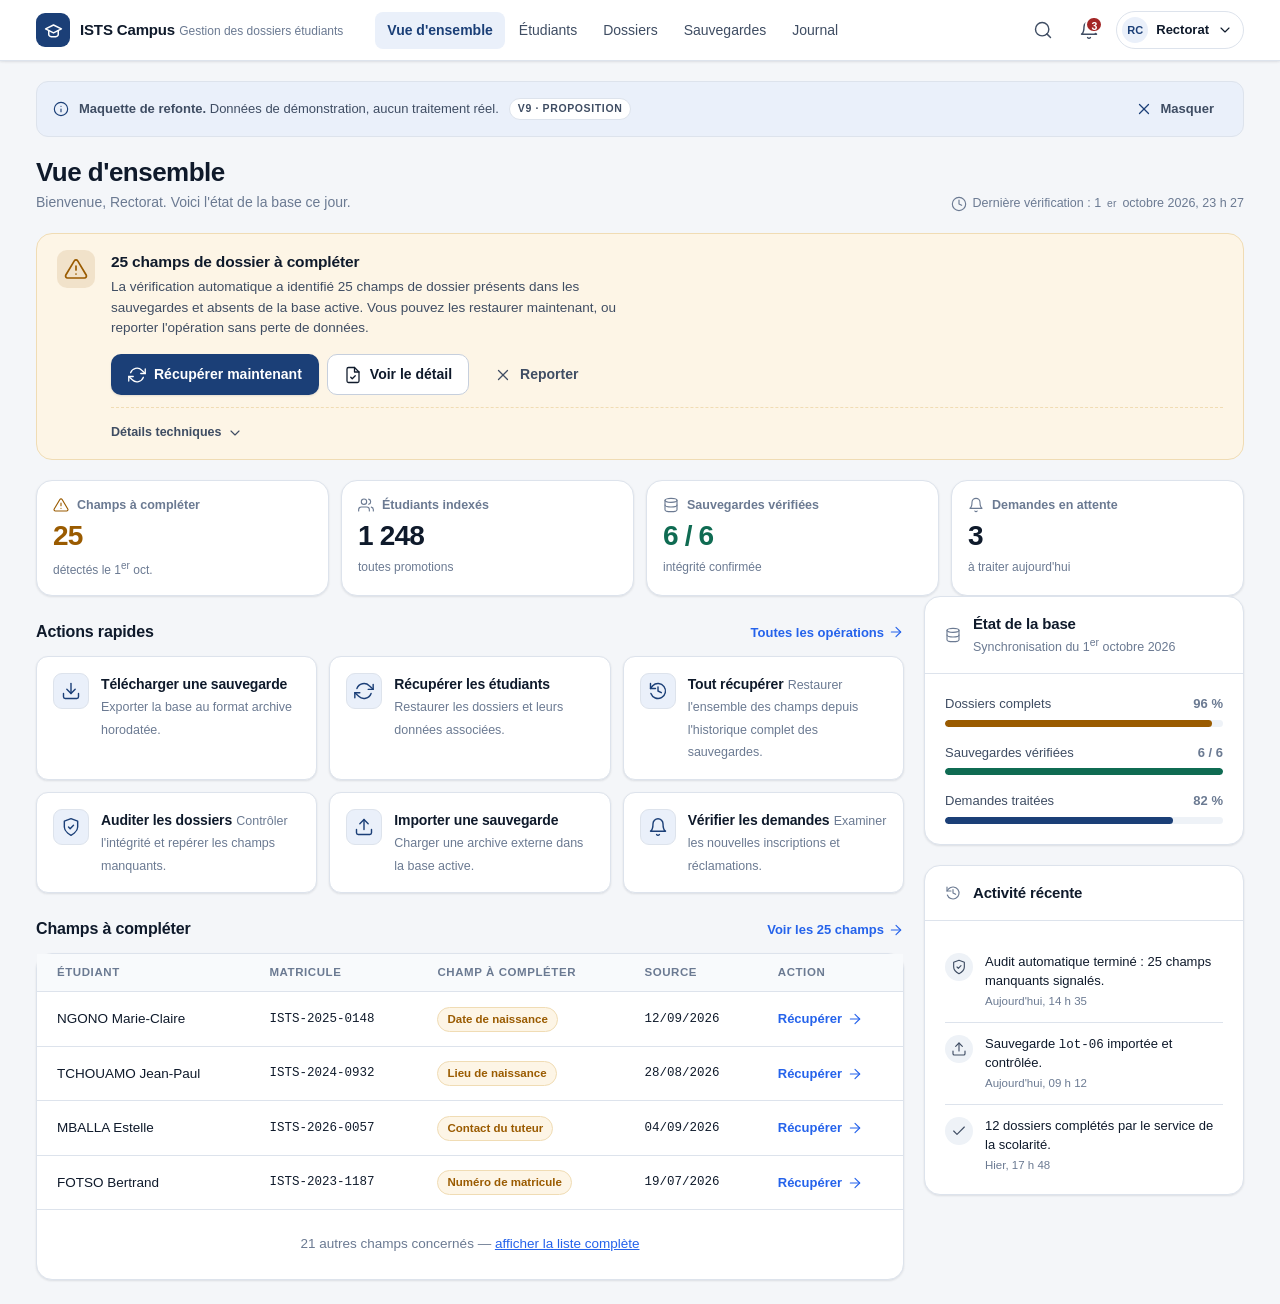
<file: design/index.html>
<!DOCTYPE html>
<html lang="fr">
<head>
<meta charset="utf-8">
<meta name="viewport" content="width=device-width, initial-scale=1, viewport-fit=cover">
<meta name="color-scheme" content="light dark">
<meta name="description" content="ISTS Campus — tableau de bord du rectorat : intégrité des dossiers, sauvegardes et demandes.">
<title>Vue d'ensemble · ISTS Campus</title>
<style>
/* ==========================================================================
   ISTS Campus — Design system
   Refonte professionnelle : icônes SVG (plus d'emojis), hiérarchie visuelle,
   responsive mobile-first, thème clair/sombre, focus clavier visible.
   ========================================================================== */

/* --- Jetons de design ---------------------------------------------------- */
:root{
  /* Surfaces & texte */
  --bg:#f4f6f9;
  --surface:#ffffff;
  --surface-2:#f8fafc;
  --surface-3:#eef2f7;
  --border:#dde3ec;
  --border-strong:#c6cfdd;
  --text:#0f1a2b;
  --text-2:#3f4d63;
  --muted:#6b7a92;

  /* Marque & états */
  --brand:#1b3f77;
  --brand-600:#24518f;
  --brand-050:#eaf0fa;
  --accent:#2563eb;
  --warn:#9a5b00;
  --warn-bg:#fdf5e6;
  --warn-border:#f0dcb4;
  --ok:#0f6b52;
  --ok-bg:#e8f5f0;
  --danger:#a32626;
  --danger-bg:#fdeced;

  /* Typographie */
  --font:-apple-system,BlinkMacSystemFont,"Segoe UI",Roboto,"Helvetica Neue",Arial,"Noto Sans",sans-serif;
  --mono:ui-monospace,SFMono-Regular,Menlo,Consolas,"Liberation Mono",monospace;

  /* Rythme */
  --r-sm:8px; --r-md:12px; --r-lg:16px; --r-full:999px;
  --sp-1:4px; --sp-2:8px; --sp-3:12px; --sp-4:16px; --sp-5:20px; --sp-6:24px; --sp-8:32px;
  --shadow-sm:0 1px 2px rgba(15,26,43,.06),0 1px 3px rgba(15,26,43,.05);
  --shadow-md:0 4px 12px rgba(15,26,43,.08),0 1px 3px rgba(15,26,43,.05);
  --ring:0 0 0 3px rgba(37,99,235,.32);
  --header-h:60px;
}

@media (prefers-color-scheme: dark){
  :root{
    --bg:#0b1220; --surface:#111a2b; --surface-2:#151f33; --surface-3:#1b273e;
    --border:#26334b; --border-strong:#35455f;
    --text:#eaf0f8; --text-2:#c2cddc; --muted:#93a2b8;
    --brand:#9dc0ff; --brand-600:#b9d2ff; --brand-050:#1a2740;
    --accent:#6ea8fe;
    --warn:#f0c07a; --warn-bg:#2c2413; --warn-border:#4a3a1c;
    --ok:#7fd8bd; --ok-bg:#122b25;
    --danger:#f4a1a4; --danger-bg:#2e1518;
    --shadow-sm:0 1px 2px rgba(0,0,0,.4); --shadow-md:0 4px 14px rgba(0,0,0,.45);
  }
}

*,*::before,*::after{box-sizing:border-box}
html{-webkit-text-size-adjust:100%}
body{
  margin:0; background:var(--bg); color:var(--text);
  font-family:var(--font); font-size:15px; line-height:1.5;
  -webkit-font-smoothing:antialiased;
  overflow-x:hidden; /* aucune barre horizontale, même sur petits écrans */
}
h1,h2,h3,p{margin:0}
button{font:inherit; color:inherit}
a{color:var(--accent)}
:focus-visible{outline:none; box-shadow:var(--ring); border-radius:6px}

/* Icônes SVG inline (remplacent les emojis) */
.icon{width:20px; height:20px; flex:0 0 auto; stroke:currentColor; fill:none;
      stroke-width:1.7; stroke-linecap:round; stroke-linejoin:round}
.icon--sm{width:16px; height:16px}
.icon--lg{width:24px; height:24px}
.sprite{display:none}

.skip-link{position:absolute; left:-9999px; top:0; z-index:100; background:var(--surface);
  padding:10px 16px; border-radius:0 0 var(--r-sm) 0; text-decoration:none}
.skip-link:focus{left:0}
/* Contenu réservé aux lecteurs d'écran */
.sr-only{
  position:absolute !important; width:1px; height:1px; padding:0; margin:-1px;
  overflow:hidden; clip:rect(0 0 0 0); white-space:nowrap; border:0;
}

/* --- Barre d'application ------------------------------------------------- */
.appbar{
  position:sticky; top:0; z-index:40; background:var(--surface);
  border-bottom:1px solid var(--border); box-shadow:var(--shadow-sm);
  padding-top:env(safe-area-inset-top);
}
.appbar__inner{
  max-width:1240px; margin:0 auto; min-height:var(--header-h);
  padding:0 var(--sp-4); display:flex; align-items:center; gap:var(--sp-4);
}
.brand{display:flex; align-items:center; gap:10px; min-width:0; text-decoration:none; color:inherit}
.brand__mark{
  width:34px; height:34px; flex:0 0 auto; border-radius:9px;
  background:var(--brand); color:#fff; display:grid; place-items:center;
}
@media (prefers-color-scheme: dark){ .brand__mark{background:var(--brand-600); color:#0b1220} }
.brand__mark .icon{width:19px; height:19px; stroke-width:1.9}
.brand__text{min-width:0}
.brand__name{font-size:15px; font-weight:650; letter-spacing:-.01em; white-space:nowrap}
.brand__sub{font-size:11.5px; color:var(--muted); white-space:nowrap}
@media (max-width:399px){ .brand__sub{display:none} }

/* Navigation principale — onglets sobres, soulignés à l'état actif */
.mainnav{display:none; margin-left:var(--sp-4)}
.mainnav__list{display:flex; gap:2px; list-style:none; margin:0; padding:0}
.mainnav__link{
  display:block; padding:8px 12px; border-radius:var(--r-sm); text-decoration:none;
  color:var(--text-2); font-size:14px; font-weight:520; white-space:nowrap;
}
.mainnav__link:hover{background:var(--surface-3); color:var(--text)}
.mainnav__link[aria-current="page"]{background:var(--brand-050); color:var(--brand); font-weight:620}
@media (prefers-color-scheme: dark){ .mainnav__link[aria-current="page"]{color:var(--accent)} }

.appbar__actions{margin-left:auto; display:flex; align-items:center; gap:var(--sp-2)}
.iconbtn{
  position:relative; width:38px; height:38px; display:grid; place-items:center;
  background:transparent; border:1px solid transparent; border-radius:10px; cursor:pointer; color:var(--text-2);
}
.iconbtn:hover{background:var(--surface-3); color:var(--text)}
.iconbtn__badge{
  position:absolute; top:4px; right:4px; min-width:17px; height:17px; padding:0 4px;
  border-radius:var(--r-full); background:var(--danger); color:#fff;
  font-size:10.5px; font-weight:700; line-height:17px; text-align:center; border:2px solid var(--surface);
}
.userchip{
  display:none; align-items:center; gap:8px; padding:5px 10px 5px 5px;
  border:1px solid var(--border); border-radius:var(--r-full); background:var(--surface); cursor:pointer;
}
.userchip:hover{border-color:var(--border-strong)}
.userchip__avatar{
  width:26px; height:26px; border-radius:50%; background:var(--brand-050); color:var(--brand);
  display:grid; place-items:center; font-size:11px; font-weight:700;
}
@media (prefers-color-scheme: dark){ .userchip__avatar{color:var(--accent)} }
.userchip__label{font-size:13px; font-weight:560; white-space:nowrap}

/* --- Mise en page -------------------------------------------------------- */
.page{
  max-width:1240px; margin:0 auto; padding:var(--sp-5) var(--sp-4);
  padding-bottom:calc(84px + env(safe-area-inset-bottom)); /* place pour la nav basse */
}
.band{
  background:var(--brand-050); border:1px solid var(--border); border-radius:var(--r-md);
  padding:10px var(--sp-4); margin-bottom:var(--sp-5);
  display:flex; align-items:center; gap:10px; flex-wrap:wrap;
  font-size:13px; color:var(--text-2);
}
@media (prefers-color-scheme: dark){ .band{background:var(--surface-2)} }
.band .icon{color:var(--brand)}
@media (prefers-color-scheme: dark){ .band .icon{color:var(--accent)} }
.band__tag{
  font-size:10.5px; font-weight:700; letter-spacing:.06em; text-transform:uppercase;
  background:var(--surface); border:1px solid var(--border); border-radius:var(--r-full);
  padding:2px 8px; color:var(--text-2);
}

.page-head{
  display:flex; align-items:flex-end; justify-content:space-between;
  gap:var(--sp-4); flex-wrap:wrap; margin-bottom:var(--sp-5);
}
.page-head h1{font-size:26px; line-height:1.2; letter-spacing:-.02em; font-weight:680}
.page-head__sub{color:var(--muted); font-size:14px; margin-top:4px}
.page-head__meta{
  display:flex; align-items:center; gap:6px; color:var(--muted); font-size:12.5px;
  font-variant-numeric:tabular-nums;
}
.layout{display:grid; gap:var(--sp-5)}
@media (min-width:1024px){
  .layout{grid-template-columns:minmax(0,1fr) 320px; align-items:start}
}

/* --- Cartes & sections --------------------------------------------------- */
.card{
  background:var(--surface); border:1px solid var(--border); border-radius:var(--r-lg);
  box-shadow:var(--shadow-sm);
}
.card + .card{margin-top:var(--sp-5)}
.card__head{
  display:flex; align-items:center; gap:var(--sp-3);
  padding:var(--sp-4) var(--sp-5); border-bottom:1px solid var(--border);
}
.card__title{font-size:15px; font-weight:640; letter-spacing:-.01em}
.card__hint{font-size:12.5px; color:var(--muted)}
.card__body{padding:var(--sp-5)}
.section{margin-top:var(--sp-6)}
.section__head{display:flex; align-items:baseline; justify-content:space-between; gap:var(--sp-4); margin-bottom:var(--sp-3)}
.section__title{font-size:16px; font-weight:640; letter-spacing:-.01em}
.section__link{font-size:13px; font-weight:560; text-decoration:none; display:inline-flex; align-items:center; gap:4px}

/* --- Boutons ------------------------------------------------------------- */
.btn{
  display:inline-flex; align-items:center; justify-content:center; gap:8px;
  min-height:40px; padding:9px 16px; border-radius:10px; border:1px solid transparent;
  font-size:14px; font-weight:580; cursor:pointer; text-decoration:none;
  white-space:normal; text-align:center; /* le libellé se replie au lieu d'être tronqué */
  transition:background-color .15s, border-color .15s, box-shadow .15s;
}
.btn .icon{width:18px; height:18px}
.btn--primary{background:var(--brand); color:#fff; box-shadow:var(--shadow-sm)}
.btn--primary:hover{background:var(--brand-600)}
@media (prefers-color-scheme: dark){ .btn--primary{background:var(--accent); color:#0b1220} }
.btn--secondary{background:var(--surface); color:var(--text); border-color:var(--border-strong)}
.btn--secondary:hover{background:var(--surface-3)}
.btn--ghost{background:transparent; color:var(--text-2)}
.btn--ghost:hover{background:var(--surface-3); color:var(--text)}
.btn--sm{min-height:34px; padding:6px 12px; font-size:13px; border-radius:9px}
.btn--block{width:100%}
.btn[disabled]{opacity:.5; cursor:not-allowed}

/* --- Bandeau d'alerte intégrité ----------------------------------------- */
.alert{
  display:flex; gap:var(--sp-4); padding:var(--sp-4) var(--sp-5);
  background:var(--warn-bg); border:1px solid var(--warn-border); border-radius:var(--r-lg);
}
.alert__icon{
  width:38px; height:38px; flex:0 0 auto; border-radius:10px; display:grid; place-items:center;
  background:rgba(154,91,0,.12); color:var(--warn);
}
.alert__body{min-width:0; flex:1 1 auto}
.alert__title{font-size:15.5px; font-weight:660; letter-spacing:-.01em; color:var(--text)}
.alert__text{font-size:13.5px; color:var(--text-2); margin-top:4px; max-width:70ch}
.alert__actions{
  display:flex; flex-wrap:wrap; gap:var(--sp-2); margin-top:var(--sp-4);
}
.alert__actions .btn{flex:0 1 auto}
@media (max-width:560px){ .alert__actions .btn{flex:1 1 100%} }

/* Repli « détails techniques » : le jargon n'occupe plus l'écran principal */
.disclosure{margin-top:var(--sp-3); border-top:1px dashed var(--warn-border); padding-top:var(--sp-3)}
.disclosure > summary{
  cursor:pointer; font-size:12.5px; font-weight:580; color:var(--text-2);
  display:inline-flex; align-items:center; gap:6px; list-style:none;
}
.disclosure > summary::-webkit-details-marker{display:none}
.disclosure > summary .icon{transition:transform .18s}
.disclosure[open] > summary .icon{transform:rotate(180deg)}
.kv{
  margin:var(--sp-3) 0 0; display:grid; gap:2px;
  grid-template-columns:auto; font-size:12.5px;
}
@media (min-width:560px){ .kv{grid-template-columns:190px minmax(0,1fr)} }
.kv dt{color:var(--muted); padding:3px 0}
.kv dd{margin:0; padding:3px 0; font-family:var(--mono); font-size:12px; word-break:break-word}

/* --- Statistiques -------------------------------------------------------- */
.stats{display:grid; gap:var(--sp-3); grid-template-columns:repeat(2,minmax(0,1fr)); margin-top:var(--sp-5)}
@media (min-width:900px){ .stats{grid-template-columns:repeat(4,minmax(0,1fr))} }
.stat{
  background:var(--surface); border:1px solid var(--border); border-radius:var(--r-lg);
  padding:var(--sp-4); box-shadow:var(--shadow-sm); min-width:0;
}
.stat__top{display:flex; align-items:center; gap:8px; color:var(--muted)}
.stat__label{font-size:12.5px; font-weight:560; line-height:1.3}
.stat__value{
  font-size:28px; font-weight:680; letter-spacing:-.03em; margin-top:8px;
  font-variant-numeric:tabular-nums; line-height:1.1;
}
.stat__foot{font-size:12px; margin-top:6px; color:var(--muted)}
.stat--warn .stat__value{color:var(--warn)}
.stat--warn .stat__top .icon{color:var(--warn)}
.stat--ok .stat__value{color:var(--ok)}

/* --- Actions rapides ----------------------------------------------------- */
.actions{display:grid; gap:var(--sp-3); grid-template-columns:minmax(0,1fr); margin-top:var(--sp-3)}
@media (min-width:640px){ .actions{grid-template-columns:repeat(2,minmax(0,1fr))} }
@media (min-width:1024px){ .actions{grid-template-columns:repeat(3,minmax(0,1fr))} }
.action{
  display:flex; gap:var(--sp-3); align-items:flex-start; width:100%; text-align:left;
  background:var(--surface); border:1px solid var(--border); border-radius:var(--r-md);
  padding:var(--sp-4); cursor:pointer; box-shadow:var(--shadow-sm); min-width:0;
}
.action:hover{border-color:var(--border-strong); background:var(--surface-2)}
.action__icon{
  width:36px; height:36px; flex:0 0 auto; border-radius:9px; display:grid; place-items:center;
  background:var(--brand-050); color:var(--brand); border:1px solid var(--border);
}
@media (prefers-color-scheme: dark){ .action__icon{color:var(--accent)} }
.action__body{min-width:0}
.action__label{font-size:14px; font-weight:600; letter-spacing:-.01em}
.action__desc{font-size:12.5px; color:var(--muted); margin-top:3px}

/* --- Tableau des dossiers (devient une liste de cartes sur mobile) -------- */
.tablewrap{overflow-x:auto}
table.table{width:100%; border-collapse:collapse; font-size:13.5px}
.table th{
  text-align:left; font-size:11.5px; font-weight:680; letter-spacing:.05em; text-transform:uppercase;
  color:var(--muted); padding:10px var(--sp-5); background:var(--surface-2);
  border-bottom:1px solid var(--border); white-space:nowrap;
}
.table td{padding:13px var(--sp-5); border-bottom:1px solid var(--border); vertical-align:middle}
.table tr:last-child td{border-bottom:0}
.table tbody tr:hover{background:var(--surface-2)}
.cell-name{font-weight:600}
.cell-sub{font-size:12px; color:var(--muted); margin-top:2px}
.mono{font-family:var(--mono); font-size:12.5px}
.badge{
  display:inline-flex; align-items:center; gap:5px; padding:3px 9px; border-radius:var(--r-full);
  font-size:11.5px; font-weight:620; border:1px solid transparent; white-space:nowrap;
}
.badge--warn{background:var(--warn-bg); color:var(--warn); border-color:var(--warn-border)}
.badge--ok{background:var(--ok-bg); color:var(--ok)}
.badge--neutral{background:var(--surface-3); color:var(--text-2); border-color:var(--border)}
.rowaction{
  background:none; border:0; padding:4px 0; cursor:pointer; font-size:13px; font-weight:600;
  color:var(--accent); display:inline-flex; align-items:center; gap:5px; white-space:nowrap;
}
.table__empty{padding:var(--sp-6); text-align:center; color:var(--muted); font-size:13.5px}

@media (max-width:767px){
  .table thead{position:absolute; width:1px; height:1px; overflow:hidden; clip:rect(0 0 0 0)}
  .table, .table tbody, .table tr, .table td{display:block; width:100%}
  .table tr{
    border-bottom:1px solid var(--border); padding:var(--sp-3) var(--sp-4);
    display:grid; grid-template-columns:1fr auto; gap:2px var(--sp-3);
  }
  .table td{border:0; padding:2px 0}
  .table td[data-label]{display:flex; gap:8px; align-items:baseline; grid-column:1 / -1}
  .table td[data-label]::before{
    content:attr(data-label); flex:0 0 108px; color:var(--muted); font-size:12px;
  }
  .table td.is-primary{grid-column:1 / -1; font-weight:600}
  .table td.is-primary::before{display:none}
  .table td[data-label="Action"]{grid-column:1 / -1; padding-top:8px}
  .table td[data-label="Action"]::before{display:none}
}

/* --- Colonne latérale ---------------------------------------------------- */
.aside .card__body{padding:var(--sp-5)}
.meter + .meter{margin-top:var(--sp-4)}
.meter__row{display:flex; justify-content:space-between; gap:var(--sp-3); font-size:13px; margin-bottom:6px}
.meter__label{color:var(--text-2); font-weight:540}
.meter__value{color:var(--muted); font-variant-numeric:tabular-nums; font-weight:600}
.meter__track{height:7px; border-radius:var(--r-full); background:var(--surface-3); overflow:hidden}
.meter__fill{height:100%; border-radius:inherit; background:var(--brand)}
@media (prefers-color-scheme: dark){ .meter__fill{background:var(--accent)} }
.meter__fill--ok{background:var(--ok)}
.meter__fill--warn{background:var(--warn)}

.timeline{list-style:none; margin:0; padding:0}
.timeline li{display:flex; gap:var(--sp-3); padding:var(--sp-3) 0; border-bottom:1px solid var(--border)}
.timeline li:last-child{border-bottom:0; padding-bottom:0}
.timeline__dot{
  width:28px; height:28px; flex:0 0 auto; border-radius:50%; display:grid; place-items:center;
  background:var(--surface-3); color:var(--text-2);
}
.timeline__text{font-size:13px; line-height:1.45; min-width:0}
.timeline__time{font-size:11.5px; color:var(--muted); margin-top:2px; font-variant-numeric:tabular-nums}

/* --- Navigation basse (mobile) ------------------------------------------ */
.tabbar{
  position:fixed; left:0; right:0; bottom:0; z-index:40;
  background:var(--surface); /* repli pour navigateurs anciens */
  background:color-mix(in srgb, var(--surface) 92%, transparent);
  backdrop-filter:saturate(180%) blur(12px);
  border-top:1px solid var(--border);
  padding-bottom:env(safe-area-inset-bottom);
}
.tabbar__list{display:flex; list-style:none; margin:0; padding:6px 4px; max-width:600px; margin-inline:auto}
.tabbar__item{flex:1 1 0; min-width:0}
.tabbar__link{
  position:relative; display:flex; flex-direction:column; align-items:center; gap:3px;
  padding:6px 2px; border-radius:10px; text-decoration:none; color:var(--muted); font-size:10.5px; font-weight:560;
}
.tabbar__link[aria-current="page"]{color:var(--brand)}
@media (prefers-color-scheme: dark){ .tabbar__link[aria-current="page"]{color:var(--accent)} }
.tabbar__link .icon{width:21px; height:21px}
.tabbar__label{
  max-width:100%; text-align:center; line-height:1.15; overflow-wrap:anywhere;
}
.tabbar__badge{
  position:absolute; top:0; right:calc(50% - 20px);
  min-width:16px; height:16px; padding:0 4px; border-radius:var(--r-full);
  background:var(--warn); color:#fff; font-size:10px; font-weight:700; line-height:16px; text-align:center;
}
@media (min-width:1024px){ .tabbar{display:none} .page{padding-bottom:var(--sp-6)} }

@media (min-width:760px){ .userchip{display:inline-flex} }
/* La navigation principale n'apparaît que lorsqu'elle tient sans déborder,
   c'est-à-dire quand la barre d'onglets mobile disparaît. */
@media (min-width:1024px){ .mainnav{display:block} }
@media (min-width:1024px){ .brand__sub{font-size:12px} }
/* Icônes des en-têtes de carte : via le design system, plus de style en ligne */
.card__head > .icon{color:var(--muted)}

/* Accessibilité : respect des préférences de mouvement */
@media (prefers-reduced-motion:reduce){ *{transition:none !important; animation:none !important} }
</style>
</head>
<body>

<!-- ===================== Bibliothèque d'icônes (SVG) ====================== -->
<svg class="sprite" aria-hidden="true" focusable="false" xmlns="http://www.w3.org/2000/svg">
  <defs>
    <symbol id="i-cap" viewBox="0 0 24 24"><path d="M22 10 12 5 2 10l10 5 10-5z"/><path d="M6 12v5c0 1.66 2.69 3 6 3s6-1.34 6-3v-5"/></symbol>
    <symbol id="i-grid" viewBox="0 0 24 24"><rect x="3" y="3" width="7" height="7" rx="1.5"/><rect x="14" y="3" width="7" height="7" rx="1.5"/><rect x="14" y="14" width="7" height="7" rx="1.5"/><rect x="3" y="14" width="7" height="7" rx="1.5"/></symbol>
    <symbol id="i-users" viewBox="0 0 24 24"><path d="M17 21v-2a4 4 0 0 0-4-4H5a4 4 0 0 0-4 4v2"/><circle cx="9" cy="7" r="4"/><path d="M23 21v-2a4 4 0 0 0-3-3.87"/><path d="M16 3.13a4 4 0 0 1 0 7.75"/></symbol>
    <symbol id="i-folder" viewBox="0 0 24 24"><path d="M22 19a2 2 0 0 1-2 2H4a2 2 0 0 1-2-2V5a2 2 0 0 1 2-2h5l2 3h9a2 2 0 0 1 2 2z"/></symbol>
    <symbol id="i-database" viewBox="0 0 24 24"><ellipse cx="12" cy="5" rx="9" ry="3"/><path d="M21 12c0 1.66-4 3-9 3s-9-1.34-9-3"/><path d="M3 5v14c0 1.66 4 3 9 3s9-1.34 9-3V5"/></symbol>
    <symbol id="i-bell" viewBox="0 0 24 24"><path d="M18 8A6 6 0 0 0 6 8c0 7-3 9-3 9h18s-3-2-3-9"/><path d="M13.73 21a2 2 0 0 1-3.46 0"/></symbol>
    <symbol id="i-search" viewBox="0 0 24 24"><circle cx="11" cy="11" r="8"/><path d="M21 21l-4.35-4.35"/></symbol>
    <symbol id="i-download" viewBox="0 0 24 24"><path d="M21 15v4a2 2 0 0 1-2 2H5a2 2 0 0 1-2-2v-4"/><path d="M7 10l5 5 5-5"/><path d="M12 15V3"/></symbol>
    <symbol id="i-upload" viewBox="0 0 24 24"><path d="M21 15v4a2 2 0 0 1-2 2H5a2 2 0 0 1-2-2v-4"/><path d="M17 8l-5-5-5 5"/><path d="M12 3v12"/></symbol>
    <symbol id="i-refresh" viewBox="0 0 24 24"><path d="M23 4v6h-6"/><path d="M1 20v-6h6"/><path d="M3.51 9a9 9 0 0 1 14.85-3.36L23 10"/><path d="M1 14l4.64 4.36A9 9 0 0 0 20.49 15"/></symbol>
    <symbol id="i-shield" viewBox="0 0 24 24"><path d="M12 22s8-4 8-10V5l-8-3-8 3v7c0 6 8 10 8 10z"/><path d="M9 12l2 2 4-4"/></symbol>
    <symbol id="i-filecheck" viewBox="0 0 24 24"><path d="M14 2H6a2 2 0 0 0-2 2v16a2 2 0 0 0 2 2h12a2 2 0 0 0 2-2V8z"/><path d="M14 2v6h6"/><path d="M9 15l2 2 4-4"/></symbol>
    <symbol id="i-alert" viewBox="0 0 24 24"><path d="M10.29 3.86 1.82 18a2 2 0 0 0 1.71 3h16.94a2 2 0 0 0 1.71-3L13.71 3.86a2 2 0 0 0-3.42 0z"/><path d="M12 9v4"/><path d="M12 17h.01"/></symbol>
    <symbol id="i-clock" viewBox="0 0 24 24"><circle cx="12" cy="12" r="10"/><path d="M12 6v6l4 2"/></symbol>
    <symbol id="i-check" viewBox="0 0 24 24"><path d="M20 6 9 17l-5-5"/></symbol>
    <symbol id="i-x" viewBox="0 0 24 24"><path d="M18 6 6 18"/><path d="M6 6l12 12"/></symbol>
    <symbol id="i-chevron" viewBox="0 0 24 24"><path d="M6 9l6 6 6-6"/></symbol>
    <symbol id="i-arrow" viewBox="0 0 24 24"><path d="M5 12h14"/><path d="M12 5l7 7-7 7"/></symbol>
    <symbol id="i-history" viewBox="0 0 24 24"><path d="M3 3v6h6"/><path d="M3.51 15a9 9 0 1 0 2.13-9.36L3 9"/><path d="M12 7v5l4 2"/></symbol>
    <symbol id="i-info" viewBox="0 0 24 24"><circle cx="12" cy="12" r="10"/><path d="M12 16v-4"/><path d="M12 8h.01"/></symbol>
    <symbol id="i-more" viewBox="0 0 24 24"><circle cx="12" cy="12" r="1.6"/><circle cx="12" cy="5" r="1.6"/><circle cx="12" cy="19" r="1.6"/></symbol>
  </defs>
</svg>

<a class="skip-link" href="#main">Aller au contenu principal</a>

<!-- ============================ Barre d'application ====================== -->
<header class="appbar">
  <div class="appbar__inner">
    <a class="brand" href="#" aria-label="ISTS Campus, accueil">
      <span class="brand__mark"><svg class="icon" aria-hidden="true"><use href="#i-cap"></use></svg></span>
      <span class="brand__text">
        <span class="brand__name">ISTS Campus</span>
        <span class="brand__sub">Gestion des dossiers étudiants</span>
      </span>
    </a>

    <nav class="mainnav" aria-label="Navigation principale">
      <ul class="mainnav__list">
        <li><a class="mainnav__link" href="#" aria-current="page">Vue d'ensemble</a></li>
        <li><a class="mainnav__link" href="#">Étudiants</a></li>
        <li><a class="mainnav__link" href="#">Dossiers</a></li>
        <li><a class="mainnav__link" href="#">Sauvegardes</a></li>
        <li><a class="mainnav__link" href="#">Journal</a></li>
      </ul>
    </nav>

    <div class="appbar__actions">
      <button class="iconbtn" type="button" aria-label="Rechercher un étudiant ou un dossier">
        <svg class="icon" aria-hidden="true"><use href="#i-search"></use></svg>
      </button>
      <button class="iconbtn" type="button" aria-label="Notifications, 3 nouvelles demandes">
        <svg class="icon" aria-hidden="true"><use href="#i-bell"></use></svg>
        <span class="iconbtn__badge">3</span>
      </button>
      <button class="userchip" type="button" aria-haspopup="menu">
        <span class="userchip__avatar" aria-hidden="true">RC</span>
        <span class="userchip__label">Rectorat</span>
        <svg class="icon icon--sm" aria-hidden="true"><use href="#i-chevron"></use></svg>
      </button>
    </div>
  </div>
</header>

<!-- ================================ Contenu ============================== -->
<main class="page" id="main">

  <!-- Bandeau de maquette — à supprimer une fois la refonte intégrée -->
  <div class="band" id="demo-band">
    <svg class="icon icon--sm" aria-hidden="true"><use href="#i-info"></use></svg>
    <span><strong>Maquette de refonte.</strong> Données de démonstration, aucun traitement réel.</span>
    <span class="band__tag">V9 · proposition</span>
    <button class="btn btn--ghost btn--sm" type="button" style="margin-left:auto" data-dismiss="demo-band">
      <svg class="icon icon--sm" aria-hidden="true"><use href="#i-x"></use></svg>
      Masquer
    </button>
  </div>

  <div class="page-head">
    <div>
      <h1>Vue d'ensemble</h1>
      <p class="page-head__sub">Bienvenue, Rectorat. Voici l'état de la base ce jour.</p>
    </div>
    <p class="page-head__meta" data-donnee-exemple="horodatage de la dernière vérification">
      <svg class="icon icon--sm" aria-hidden="true"><use href="#i-clock"></use></svg>
      Dernière vérification : 1<sup>er</sup> octobre 2026, 23 h 27
    </p>
  </div>

  <!-- Intégrité des données -->
  <section aria-labelledby="alert-title">
    <div class="alert" role="status" data-donnee-exemple="nombre de champs détectés, horodatage et identifiant du rapport">
      <span class="alert__icon"><svg class="icon icon--lg" aria-hidden="true"><use href="#i-alert"></use></svg></span>
      <div class="alert__body">
        <h2 class="alert__title" id="alert-title">25 champs de dossier à compléter</h2>
        <p class="alert__text">
          La vérification automatique a identifié 25 champs de dossier présents dans les
          sauvegardes et absents de la base active. Vous pouvez les restaurer maintenant,
          ou reporter l'opération sans perte de données.
        </p>

        <div class="alert__actions">
          <button class="btn btn--primary" type="button">
            <svg class="icon" aria-hidden="true"><use href="#i-refresh"></use></svg>
            Récupérer maintenant
          </button>
          <button class="btn btn--secondary" type="button">
            <svg class="icon" aria-hidden="true"><use href="#i-filecheck"></use></svg>
            Voir le détail
          </button>
          <button class="btn btn--ghost" type="button" data-dismiss="alert-card">
            <svg class="icon" aria-hidden="true"><use href="#i-x"></use></svg>
            Reporter
          </button>
        </div>

        <details class="disclosure">
          <summary>
            Détails techniques
            <svg class="icon icon--sm" aria-hidden="true"><use href="#i-chevron"></use></svg>
          </summary>
          <dl class="kv">
            <dt>Source analysée</dt><dd>sauvegardes Firestore (6 lots)</dd>
            <dt>Périmètre</dt><dd>collection « dossiers » · champs incomplets</dd>
            <dt>Horodatage de l'analyse</dt><dd>2026-10-01T23:27:12Z</dd>
            <dt>Identifiant du rapport</dt><dd>audit-2026-10-01-b7c2</dd>
          </dl>
        </details>
      </div>
    </div>
  </section>

  <!-- Indicateurs clés -->
  <section class="stats" aria-label="Indicateurs clés" data-donnee-exemple="les quatre indicateurs et leurs libellés">
    <article class="stat stat--warn">
      <div class="stat__top">
        <svg class="icon icon--sm" aria-hidden="true"><use href="#i-alert"></use></svg>
        <span class="stat__label">Champs à compléter</span>
      </div>
      <p class="stat__value">25</p>
      <p class="stat__foot">détectés le 1<sup>er</sup> oct.</p>
    </article>

    <article class="stat">
      <div class="stat__top">
        <svg class="icon icon--sm" aria-hidden="true"><use href="#i-users"></use></svg>
        <span class="stat__label">Étudiants indexés</span>
      </div>
      <p class="stat__value">1 248</p>
      <p class="stat__foot">toutes promotions</p>
    </article>

    <article class="stat stat--ok">
      <div class="stat__top">
        <svg class="icon icon--sm" aria-hidden="true"><use href="#i-database"></use></svg>
        <span class="stat__label">Sauvegardes vérifiées</span>
      </div>
      <p class="stat__value">6 / 6</p>
      <p class="stat__foot">intégrité confirmée</p>
    </article>

    <article class="stat">
      <div class="stat__top">
        <svg class="icon icon--sm" aria-hidden="true"><use href="#i-bell"></use></svg>
        <span class="stat__label">Demandes en attente</span>
      </div>
      <p class="stat__value">3</p>
      <p class="stat__foot">à traiter aujourd'hui</p>
    </article>
  </section>

  <div class="layout">
    <!-- Colonne principale -->
    <div>
      <!-- Actions rapides -->
      <section class="section" aria-labelledby="sec-actions">
        <div class="section__head">
          <h2 class="section__title" id="sec-actions">Actions rapides</h2>
          <a class="section__link" href="#">Toutes les opérations <svg class="icon icon--sm" aria-hidden="true"><use href="#i-arrow"></use></svg></a>
        </div>

        <div class="actions">
          <button class="action" type="button">
            <span class="action__icon"><svg class="icon" aria-hidden="true"><use href="#i-download"></use></svg></span>
            <span class="action__body">
              <span class="action__label">Télécharger une sauvegarde</span>
              <span class="action__desc">Exporter la base au format archive horodatée.</span>
            </span>
          </button>

          <button class="action" type="button">
            <span class="action__icon"><svg class="icon" aria-hidden="true"><use href="#i-refresh"></use></svg></span>
            <span class="action__body">
              <span class="action__label">Récupérer les étudiants</span>
              <span class="action__desc">Restaurer les dossiers et leurs données associées.</span>
            </span>
          </button>

          <button class="action" type="button">
            <span class="action__icon"><svg class="icon" aria-hidden="true"><use href="#i-history"></use></svg></span>
            <span class="action__body">
              <span class="action__label">Tout récupérer</span>
              <span class="action__desc">Restaurer l'ensemble des champs depuis l'historique complet des sauvegardes.</span>
            </span>
          </button>

          <button class="action" type="button">
            <span class="action__icon"><svg class="icon" aria-hidden="true"><use href="#i-shield"></use></svg></span>
            <span class="action__body">
              <span class="action__label">Auditer les dossiers</span>
              <span class="action__desc">Contrôler l'intégrité et repérer les champs manquants.</span>
            </span>
          </button>

          <button class="action" type="button">
            <span class="action__icon"><svg class="icon" aria-hidden="true"><use href="#i-upload"></use></svg></span>
            <span class="action__body">
              <span class="action__label">Importer une sauvegarde</span>
              <span class="action__desc">Charger une archive externe dans la base active.</span>
            </span>
          </button>

          <button class="action" type="button">
            <span class="action__icon"><svg class="icon" aria-hidden="true"><use href="#i-bell"></use></svg></span>
            <span class="action__body">
              <span class="action__label">Vérifier les demandes</span>
              <span class="action__desc">Examiner les nouvelles inscriptions et réclamations.</span>
            </span>
          </button>
        </div>
      </section>

      <!-- Dossiers concernés -->
      <section class="section" aria-labelledby="sec-files">
        <div class="section__head">
          <h2 class="section__title" id="sec-files">Champs à compléter</h2>
          <a class="section__link" href="#">Voir les 25 champs <svg class="icon icon--sm" aria-hidden="true"><use href="#i-arrow"></use></svg></a>
        </div>

        <div class="card" data-donnee-exemple="lignes du tableau : étudiant, matricule, champ, date de sauvegarde">
          <div class="tablewrap">
            <table class="table">
              <caption class="sr-only">Champs manquants par étudiant, avec leur origine</caption>
              <thead>
                <tr>
                  <th scope="col">Étudiant</th>
                  <th scope="col">Matricule</th>
                  <th scope="col">Champ à compléter</th>
                  <th scope="col">Source</th>
                  <th scope="col">Action</th>
                </tr>
              </thead>
              <tbody>
                <tr>
                  <td class="is-primary">NGONO Marie-Claire</td>
                  <td data-label="Matricule" class="mono">ISTS-2025-0148</td>
                  <td data-label="Champ à compléter"><span class="badge badge--warn">Date de naissance</span></td>
                  <td data-label="Source" class="mono">12/09/2026</td>
                  <td data-label="Action">
                    <button class="rowaction" type="button">Récupérer <svg class="icon icon--sm" aria-hidden="true"><use href="#i-arrow"></use></svg></button>
                  </td>
                </tr>
                <tr>
                  <td class="is-primary">TCHOUAMO Jean-Paul</td>
                  <td data-label="Matricule" class="mono">ISTS-2024-0932</td>
                  <td data-label="Champ à compléter"><span class="badge badge--warn">Lieu de naissance</span></td>
                  <td data-label="Source" class="mono">28/08/2026</td>
                  <td data-label="Action">
                    <button class="rowaction" type="button">Récupérer <svg class="icon icon--sm" aria-hidden="true"><use href="#i-arrow"></use></svg></button>
                  </td>
                </tr>
                <tr>
                  <td class="is-primary">MBALLA Estelle</td>
                  <td data-label="Matricule" class="mono">ISTS-2026-0057</td>
                  <td data-label="Champ à compléter"><span class="badge badge--warn">Contact du tuteur</span></td>
                  <td data-label="Source" class="mono">04/09/2026</td>
                  <td data-label="Action">
                    <button class="rowaction" type="button">Récupérer <svg class="icon icon--sm" aria-hidden="true"><use href="#i-arrow"></use></svg></button>
                  </td>
                </tr>
                <tr>
                  <td class="is-primary">FOTSO Bertrand</td>
                  <td data-label="Matricule" class="mono">ISTS-2023-1187</td>
                  <td data-label="Champ à compléter"><span class="badge badge--warn">Numéro de matricule</span></td>
                  <td data-label="Source" class="mono">19/07/2026</td>
                  <td data-label="Action">
                    <button class="rowaction" type="button">Récupérer <svg class="icon icon--sm" aria-hidden="true"><use href="#i-arrow"></use></svg></button>
                  </td>
                </tr>
              </tbody>
            </table>
          </div>
          <p class="table__empty" style="border-top:1px solid var(--border)">
            21 autres champs concernés — <a href="#">afficher la liste complète</a>
          </p>
        </div>
      </section>
    </div>

    <!-- Colonne latérale -->
    <aside class="aside" data-donnee-exemple="état de la base et activité récente">
      <div class="card">
        <div class="card__head">
          <svg class="icon icon--sm" aria-hidden="true"><use href="#i-database"></use></svg>
          <div>
            <h2 class="card__title">État de la base</h2>
            <p class="card__hint">Synchronisation du 1<sup>er</sup> octobre 2026</p>
          </div>
        </div>
        <div class="card__body">
          <div class="meter">
            <div class="meter__row"><span class="meter__label">Dossiers complets</span><span class="meter__value">96 %</span></div>
            <div class="meter__track"><div class="meter__fill meter__fill--warn" style="width:96%"></div></div>
          </div>
          <div class="meter">
            <div class="meter__row"><span class="meter__label">Sauvegardes vérifiées</span><span class="meter__value">6 / 6</span></div>
            <div class="meter__track"><div class="meter__fill meter__fill--ok" style="width:100%"></div></div>
          </div>
          <div class="meter">
            <div class="meter__row"><span class="meter__label">Demandes traitées</span><span class="meter__value">82 %</span></div>
            <div class="meter__track"><div class="meter__fill" style="width:82%"></div></div>
          </div>
        </div>
      </div>

      <div class="card">
        <div class="card__head">
          <svg class="icon icon--sm" aria-hidden="true"><use href="#i-history"></use></svg>
          <h2 class="card__title">Activité récente</h2>
        </div>
        <div class="card__body">
          <ul class="timeline">
            <li>
              <span class="timeline__dot"><svg class="icon icon--sm" aria-hidden="true"><use href="#i-shield"></use></svg></span>
              <div>
                <p class="timeline__text">Audit automatique terminé : 25 champs manquants signalés.</p>
                <p class="timeline__time">Aujourd'hui, 14 h 35</p>
              </div>
            </li>
            <li>
              <span class="timeline__dot"><svg class="icon icon--sm" aria-hidden="true"><use href="#i-upload"></use></svg></span>
              <div>
                <p class="timeline__text">Sauvegarde <span class="mono">lot-06</span> importée et contrôlée.</p>
                <p class="timeline__time">Aujourd'hui, 09 h 12</p>
              </div>
            </li>
            <li>
              <span class="timeline__dot"><svg class="icon icon--sm" aria-hidden="true"><use href="#i-check"></use></svg></span>
              <div>
                <p class="timeline__text">12 dossiers complétés par le service de la scolarité.</p>
                <p class="timeline__time">Hier, 17 h 48</p>
              </div>
            </li>
          </ul>
        </div>
      </div>
    </aside>
  </div>
</main>

<!-- ========================= Navigation basse (mobile) =================== -->
<nav class="tabbar" aria-label="Navigation mobile">
  <ul class="tabbar__list">
    <li class="tabbar__item">
      <a class="tabbar__link" href="#" aria-current="page">
        <svg class="icon" aria-hidden="true"><use href="#i-grid"></use></svg>
        <span class="tabbar__label">Accueil</span>
      </a>
    </li>
    <li class="tabbar__item">
      <a class="tabbar__link" href="#">
        <svg class="icon" aria-hidden="true"><use href="#i-users"></use></svg>
        <span class="tabbar__label">Étudiants</span>
      </a>
    </li>
    <li class="tabbar__item">
      <a class="tabbar__link" href="#">
        <svg class="icon" aria-hidden="true"><use href="#i-folder"></use></svg>
        <span class="tabbar__label">Dossiers</span>
        <span class="tabbar__badge">25</span>
      </a>
    </li>
    <li class="tabbar__item">
      <a class="tabbar__link" href="#">
        <svg class="icon" aria-hidden="true"><use href="#i-database"></use></svg>
        <span class="tabbar__label">Sauvegardes</span>
      </a>
    </li>
    <li class="tabbar__item">
      <a class="tabbar__link" href="#">
        <svg class="icon" aria-hidden="true"><use href="#i-more"></use></svg>
        <span class="tabbar__label">Plus</span>
      </a>
    </li>
  </ul>
</nav>

<script>
// Comportements de démonstration uniquement (aucun appel réseau dans la maquette).
document.querySelectorAll('[data-dismiss]').forEach(function (btn) {
  btn.addEventListener('click', function () {
    var target = btn.closest('.band, .alert, .card');
    if (target) target.remove();
  });
});
</script>
</body>
</html>
</file>
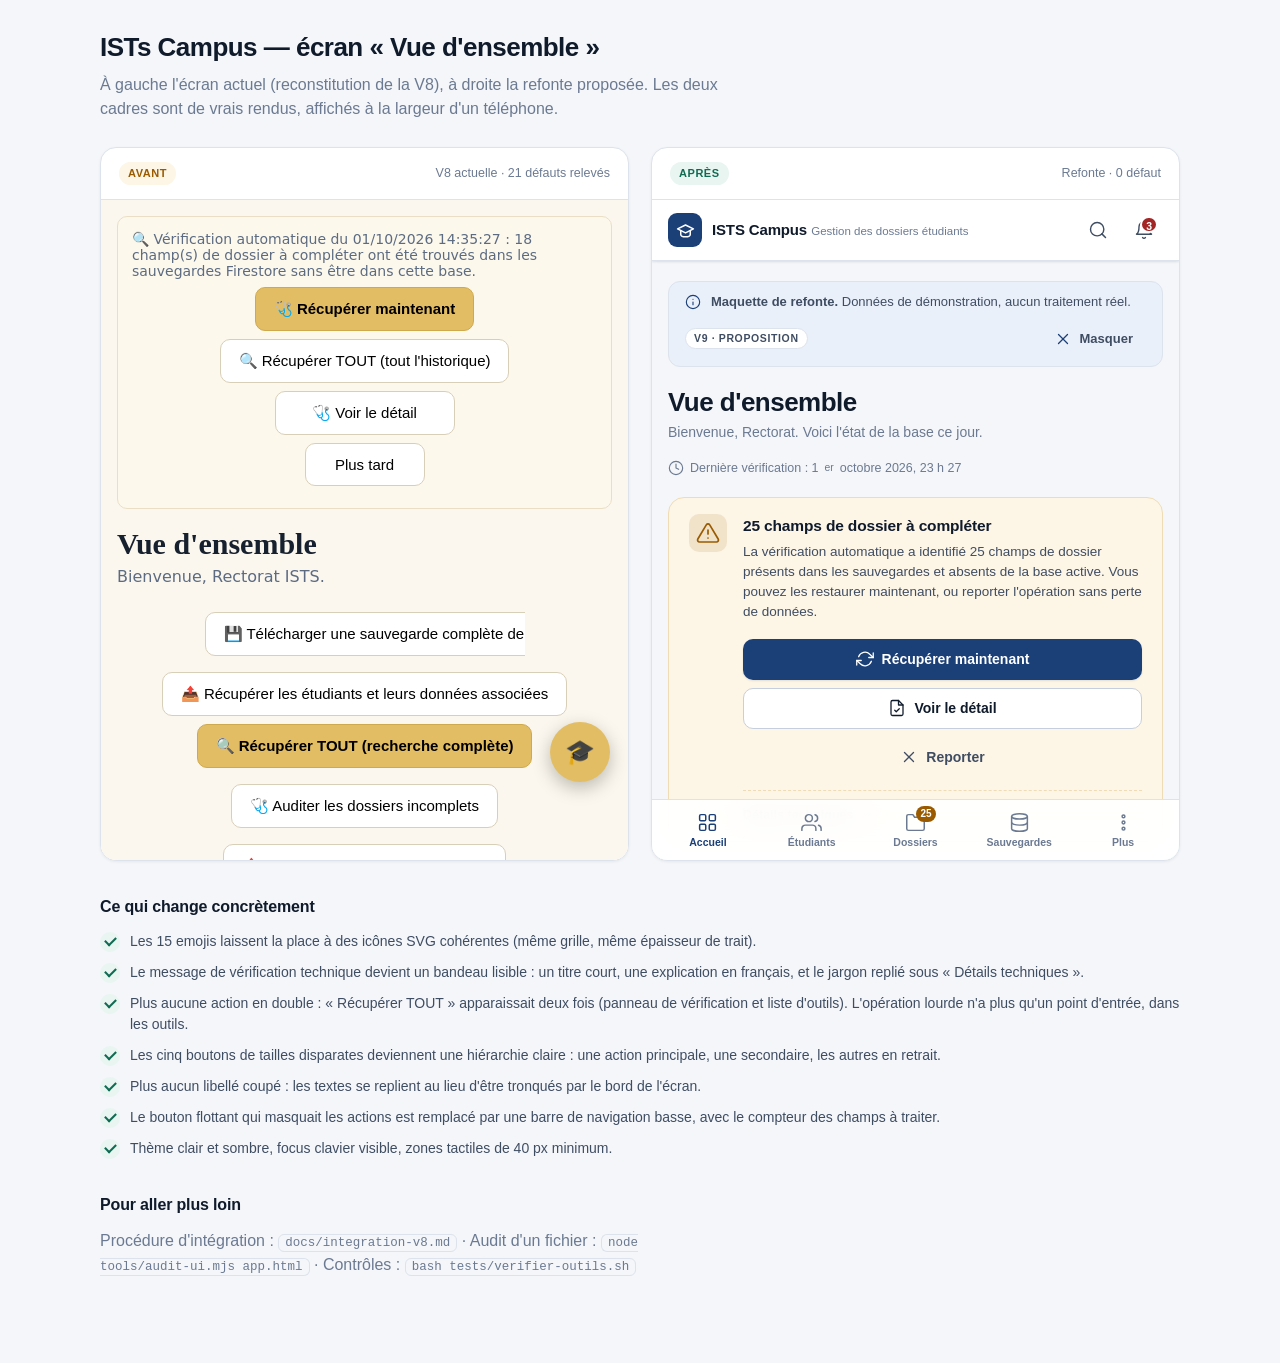
<file: design/comparaison.html>
<!DOCTYPE html>
<html lang="fr">
<head>
<meta charset="utf-8">
<meta name="viewport" content="width=device-width, initial-scale=1">
<meta name="color-scheme" content="light dark">
<title>Comparaison avant / après · ISTS Campus</title>
<style>
  :root{
    --fond:#f4f6f9; --carte:#fff; --bord:#dde3ec; --texte:#0f1a2b;
    --texte-2:#3f4d63; --muet:#6b7a92; --marque:#1b3f77; --accent:#2563eb;
    --ok:#0f6b52; --ok-fond:#e8f5f0; --alerte:#9a5b00; --alerte-fond:#fdf5e6;
    --police:-apple-system,BlinkMacSystemFont,"Segoe UI",Roboto,"Helvetica Neue",Arial,sans-serif;
  }
  @media (prefers-color-scheme:dark){
    :root{--fond:#0b1220;--carte:#111a2b;--bord:#26334b;--texte:#eaf0f8;
          --texte-2:#c2cddc;--muet:#93a2b8;--marque:#9dc0ff;--accent:#6ea8fe;
          --ok:#7fd8bd;--ok-fond:#122b25;--alerte:#f0c07a;--alerte-fond:#2c2413;}
  }
  *{box-sizing:border-box}
  body{margin:0;background:var(--fond);color:var(--texte);font-family:var(--police);
       line-height:1.5;padding:28px 18px 60px}
  .contenu{max-width:1080px;margin:0 auto}
  h1{font-size:26px;letter-spacing:-.02em;margin:0 0 6px}
  .intro{color:var(--muet);margin:0 0 26px;max-width:70ch}
  .grille{display:grid;gap:22px;grid-template-columns:1fr}
  @media (min-width:900px){.grille{grid-template-columns:1fr 1fr}}
  .colonne{background:var(--carte);border:1px solid var(--bord);border-radius:16px;
           overflow:hidden;box-shadow:0 1px 3px rgba(15,26,43,.06)}
  .entete{display:flex;align-items:center;gap:10px;padding:14px 18px;border-bottom:1px solid var(--bord);
          font-size:14px;font-weight:650}
  .pastille{font-size:11px;font-weight:700;letter-spacing:.05em;text-transform:uppercase;
            padding:3px 9px;border-radius:999px}
  .pastille--avant{background:var(--alerte-fond);color:var(--alerte)}
  .pastille--apres{background:var(--ok-fond);color:var(--ok)}
  .note{color:var(--muet);font-size:12.5px;font-weight:500;margin-left:auto}
  .cadre{background:#fff;padding:0;height:660px}
  .cadre iframe{width:100%;height:100%;border:0;display:block}
  h2{font-size:16px;margin:34px 0 12px;letter-spacing:-.01em}
  ul{list-style:none;padding:0;margin:0;display:grid;gap:10px}
  li{display:flex;gap:10px;align-items:flex-start;font-size:14px;color:var(--texte-2)}
  .coche{flex:0 0 auto;width:20px;height:20px;border-radius:50%;background:var(--ok-fond);color:var(--ok);
         display:grid;place-items:center;margin-top:1px}
  /* Coche dessinée en CSS : aucun caractère typographique détourné en icône */
  .coche::after{content:"";width:5px;height:9px;border:solid currentColor;
                border-width:0 2px 2px 0;transform:rotate(45deg) translate(-1px,-1px)}
  a{color:var(--accent)}
  code{background:var(--fond);border:1px solid var(--bord);border-radius:6px;padding:1px 6px;font-size:12.5px}
</style>
</head>
<body>
<div class="contenu">
  <h1>ISTs Campus — écran « Vue d'ensemble »</h1>
  <p class="intro">
    À gauche l'écran actuel (reconstitution de la V8), à droite la refonte proposée.
    Les deux cadres sont de vrais rendus, affichés à la largeur d'un téléphone.
  </p>

  <div class="grille">
    <section class="colonne">
      <div class="entete">
        <span class="pastille pastille--avant">Avant</span>
        <span class="note">V8 actuelle · 21 défauts relevés</span>
      </div>
      <div class="cadre"><iframe src="../tests/fixtures/avant-v8.html" title="Écran actuel" loading="lazy"></iframe></div>
    </section>

    <section class="colonne">
      <div class="entete">
        <span class="pastille pastille--apres">Après</span>
        <span class="note">Refonte · 0 défaut</span>
      </div>
      <div class="cadre"><iframe src="index.html" title="Écran refondu" loading="lazy"></iframe></div>
    </section>
  </div>

  <h2>Ce qui change concrètement</h2>
  <ul>
    <li><span class="coche" aria-hidden="true"></span> Les 15 emojis laissent la place à des icônes SVG cohérentes (même grille, même épaisseur de trait).</li>
    <li><span class="coche" aria-hidden="true"></span> Le message de vérification technique devient un bandeau lisible : un titre court, une explication en français, et le jargon replié sous « Détails techniques ».</li>
    <li><span class="coche" aria-hidden="true"></span> Plus aucune action en double : « Récupérer TOUT » apparaissait deux fois (panneau de vérification et liste d'outils). L'opération lourde n'a plus qu'un point d'entrée, dans les outils.</li>
    <li><span class="coche" aria-hidden="true"></span> Les cinq boutons de tailles disparates deviennent une hiérarchie claire : une action principale, une secondaire, les autres en retrait.</li>
    <li><span class="coche" aria-hidden="true"></span> Plus aucun libellé coupé : les textes se replient au lieu d'être tronqués par le bord de l'écran.</li>
    <li><span class="coche" aria-hidden="true"></span> Le bouton flottant qui masquait les actions est remplacé par une barre de navigation basse, avec le compteur des champs à traiter.</li>
    <li><span class="coche" aria-hidden="true"></span> Thème clair et sombre, focus clavier visible, zones tactiles de 40 px minimum.</li>
  </ul>

  <h2>Pour aller plus loin</h2>
  <p class="intro">
    Procédure d'intégration : <code>docs/integration-v8.md</code> ·
    Audit d'un fichier : <code>node tools/audit-ui.mjs app.html</code> ·
    Contrôles : <code>bash tests/verifier-outils.sh</code>
  </p>
</div>
</body>
</html>
</file>
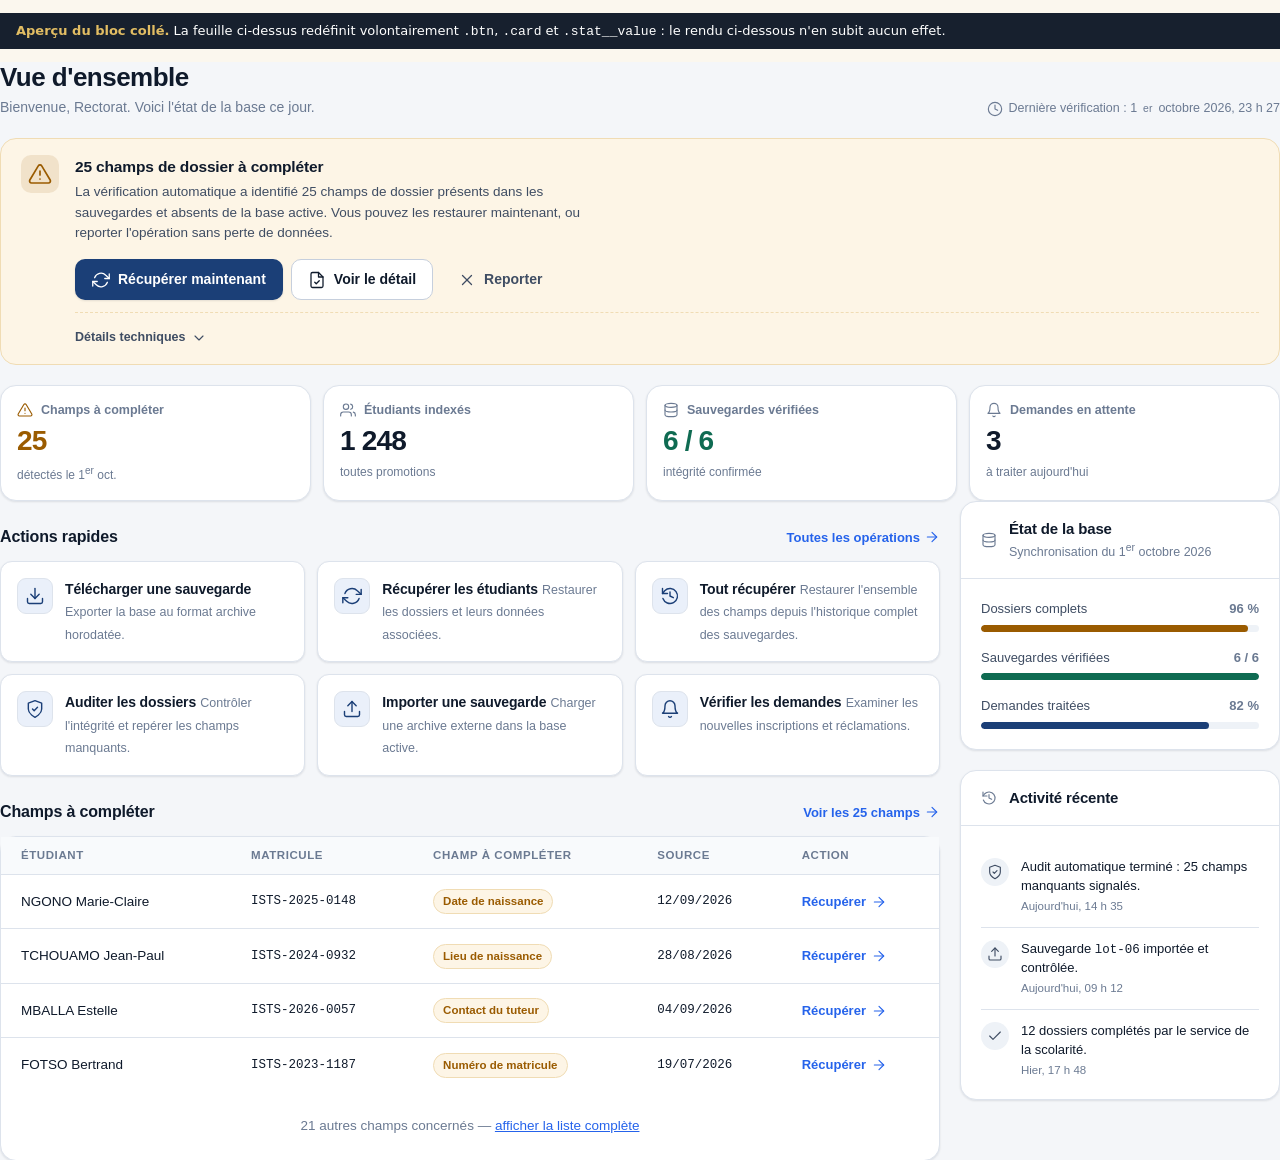
<file: docs/apercu-bloc.html>
<!DOCTYPE html>
<!-- Aperçu du bloc collé — généré par tools/generer-bloc.py.
     Montre le rendu exact de la section telle qu'elle apparaîtra une fois
     collée dans l'application. La feuille ci-dessous joue le rôle de la
     feuille de style de l'application hôte : elle définit volontairement des
     noms courants (.btn, .card, .stat__value) pour démontrer l'isolation. -->
<html lang="fr">
<head>
<meta charset="utf-8">
<meta name="viewport" content="width=device-width, initial-scale=1">
<meta name="color-scheme" content="light dark">
<title>Aperçu du bloc collé · ISTS Campus</title>
<style>
  /* Feuille de style « hôte », conflictuelle à dessein. */
  body { margin: 0; background: #fbf7ee; font-family: Georgia, serif; }
  .btn { background: #e2bd63; border-radius: 0; padding: 20px; border: 0; }
  .card { box-shadow: none; border: 3px solid red; }
  .stat__value { font-size: 72px; color: magenta; }
  table { border-collapse: separate; border-spacing: 8px; }
  .bandeau { padding: 10px 16px; background: #17202e; color: #fff; font-family: system-ui, sans-serif; font-size: 13px; }
  .bandeau strong { color: #e2bd63; }
</style>
</head>
<body>
<p class="bandeau">
  <strong>Aperçu du bloc collé.</strong>
  La feuille ci-dessus redéfinit volontairement <code>.btn</code>, <code>.card</code>
  et <code>.stat__value</code> : le rendu ci-dessous n'en subit aucun effet.
</p>

<!-- ==========================================================================
     ISTS Campus — section « Vue d'ensemble » prête à coller
     Générée par tools/generer-bloc.py — ne pas modifier à la main.

     MODE D'EMPLOI
       1. Ouvrez votre fichier ISTS-CAMPUS-ACCES-COURS-RAPIDE-V8…html.
       2. Repérez votre section « Vue d'ensemble » et REMPLACEZ-LA par tout ce
          qui suit, du <section> initial jusqu'à </section> final inclus.
       3. Enregistrez, rechargez la page : le nouveau rendu s'applique.

     CE QUI EST INCLUS
       · le programme de style (porté par .ists-v9, donc sans effet sur le
         reste de votre application) ;
       · les vingt icônes SVG (plus aucun emoji) ;
       · la structure de l'écran : bandeau d'intégrité, indicateurs, actions,
         tableau des champs à compléter.

     À SAVOIR
       · L'identifiant id="vue-ensemble" est celui de la section. Si votre
         JavaScript s'appuie sur un identifiant différent, remplacez-le ici.
       · Toutes les classes sont préfixées « ists- » et le style est porté par
         .ists-v9 : aucun risque de conflit avec votre propre feuille.

     À FAIRE APRÈS LE COLLAGE

       1) RELIER LES BOUTONS
          Sur chacun des 15 contrôles annotés data-action="TODO", mettez votre
          fonction existante. Exemple :
              <button class="ists-btn ists-btn--primary" type="button"
                      onclick="recupererMaintenant()">
          Vos fonctions ne sont pas modifiées : seul le bouton qui les appelle change.

       2) REMPLACER LES DONNÉES DE DÉMONSTRATION
          Les chiffres et les noms présents ici sont FICTIFS. Les cinq zones
          concernées portent l'attribut data-donnee-exemple, qui décrit ce
          qu'elles contiennent :
              · l'horodatage de la dernière vérification   (page-head__meta)
              · le bandeau : nombre de champs, horodatage, n° de rapport
              · les quatre indicateurs clés
              · les lignes du tableau (étudiants, matricules, champs, dates)
              · l'état de la base et l'activité récente
          Remplissez-les depuis vos données réelles, puis retirez l'attribut.

          L'audit les signale tant qu'ils sont présents :
              · 15 avertissements « Annotation TODO »     (contrôles à relier)
              ·  5 avertissements « Donnée de démonstration » (à remplacer)
       · Ajoutez <meta name="viewport" content="width=device-width, initial-scale=1">
         dans votre <head> : sans elle, l'écran reste tronqué sur téléphone.
       · Ajoutez lang="fr" sur votre balise <html>.

     VÉRIFIER
       node tools/audit-ui.mjs votre-fichier.html
     ========================================================================== -->

<style id="ists-icons">
.ists-icon {width:20px; height:20px; flex:0 0 auto; stroke:currentColor; fill:none;
      stroke-width:1.7; stroke-linecap:round; stroke-linejoin:round}
.ists-icon--sm {width:16px; height:16px}
.ists-icon--lg {width:24px; height:24px}
.ists-sprite {display:none}
</style>
<style id="ists-design-system">
/* ==========================================================================
   ISTS Campus — design system porté (Potter's Bible University)
   Version sûre à intégrer dans l'application : tout est porté par `.ists-v9`,
   jetons renommés `--ists-…`. Aucun effet hors du conteneur .ists-v9.
   Fichier GÉNÉRÉ depuis design/index.html par tools/extraire-design-system.py
   Ne pas modifier à la main : modifier la maquette puis relancer le script.
   ========================================================================== */

.ists-v9 {--ists-bg:#f4f6f9;
  --ists-surface:#ffffff;
  --ists-surface-2:#f8fafc;
  --ists-surface-3:#eef2f7;
  --ists-border:#dde3ec;
  --ists-border-strong:#c6cfdd;
  --ists-text:#0f1a2b;
  --ists-text-2:#3f4d63;
  --ists-muted:#6b7a92;

  
  --ists-brand:#1b3f77;
  --ists-brand-600:#24518f;
  --ists-brand-050:#eaf0fa;
  --ists-accent:#2563eb;
  --ists-warn:#9a5b00;
  --ists-warn-bg:#fdf5e6;
  --ists-warn-border:#f0dcb4;
  --ists-ok:#0f6b52;
  --ists-ok-bg:#e8f5f0;
  --ists-danger:#a32626;
  --ists-danger-bg:#fdeced;

  
  --ists-font:-apple-system,BlinkMacSystemFont,"Segoe UI",Roboto,"Helvetica Neue",Arial,"Noto Sans",sans-serif;
  --ists-mono:ui-monospace,SFMono-Regular,Menlo,Consolas,"Liberation Mono",monospace;

  
  --ists-r-sm:8px; --ists-r-md:12px; --ists-r-lg:16px; --ists-r-full:999px;
  --ists-sp-1:4px; --ists-sp-2:8px; --ists-sp-3:12px; --ists-sp-4:16px; --ists-sp-5:20px; --ists-sp-6:24px; --ists-sp-8:32px;
  --ists-shadow-sm:0 1px 2px rgba(15,26,43,.06),0 1px 3px rgba(15,26,43,.05);
  --ists-shadow-md:0 4px 12px rgba(15,26,43,.08),0 1px 3px rgba(15,26,43,.05);
  --ists-ring:0 0 0 3px rgba(37,99,235,.32);
  --ists-header-h:60px;}

@media (prefers-color-scheme: dark) {
.ists-v9 {--ists-bg:#0b1220; --ists-surface:#111a2b; --ists-surface-2:#151f33; --ists-surface-3:#1b273e;
    --ists-border:#26334b; --ists-border-strong:#35455f;
    --ists-text:#eaf0f8; --ists-text-2:#c2cddc; --ists-muted:#93a2b8;
    --ists-brand:#9dc0ff; --ists-brand-600:#b9d2ff; --ists-brand-050:#1a2740;
    --ists-accent:#6ea8fe;
    --ists-warn:#f0c07a; --ists-warn-bg:#2c2413; --ists-warn-border:#4a3a1c;
    --ists-ok:#7fd8bd; --ists-ok-bg:#122b25;
    --ists-danger:#f4a1a4; --ists-danger-bg:#2e1518;
    --ists-shadow-sm:0 1px 2px rgba(0,0,0,.4); --ists-shadow-md:0 4px 14px rgba(0,0,0,.45);}
}

.ists-v9 *, .ists-v9 *::before, .ists-v9 *::after {box-sizing:border-box}

.ists-v9 {margin:0; background:var(--ists-bg); color:var(--ists-text);
  font-family:var(--ists-font); font-size:15px; line-height:1.5;
  -webkit-font-smoothing:antialiased;
  overflow-x:hidden;}

.ists-v9 h1, .ists-v9 h2, .ists-v9 h3, .ists-v9 p {margin:0}

.ists-v9 button {font:inherit; color:inherit}

.ists-v9 a {color:var(--ists-accent)}

.ists-v9 :focus-visible {outline:none; box-shadow:var(--ists-ring); border-radius:6px}

.ists-v9 .ists-icon {width:20px; height:20px; flex:0 0 auto; stroke:currentColor; fill:none;
      stroke-width:1.7; stroke-linecap:round; stroke-linejoin:round}

.ists-v9 .ists-icon--sm {width:16px; height:16px}

.ists-v9 .ists-icon--lg {width:24px; height:24px}

.ists-v9 .sprite {display:none}

.ists-v9 .skip-link {position:absolute; left:-9999px; top:0; z-index:100; background:var(--ists-surface);
  padding:10px 16px; border-radius:0 0 var(--ists-r-sm) 0; text-decoration:none}

.ists-v9 .skip-link:focus {left:0}

.ists-v9 .ists-sr-only {position:absolute !important; width:1px; height:1px; padding:0; margin:-1px;
  overflow:hidden; clip:rect(0 0 0 0); white-space:nowrap; border:0;}

.ists-v9 .appbar {position:sticky; top:0; z-index:40; background:var(--ists-surface);
  border-bottom:1px solid var(--ists-border); box-shadow:var(--ists-shadow-sm);
  padding-top:env(safe-area-inset-top);}

.ists-v9 .appbar__inner {max-width:1240px; margin:0 auto; min-height:var(--ists-header-h);
  padding:0 var(--ists-sp-4); display:flex; align-items:center; gap:var(--ists-sp-4);}

.ists-v9 .brand {display:flex; align-items:center; gap:10px; min-width:0; text-decoration:none; color:inherit}

.ists-v9 .brand__mark {width:34px; height:34px; flex:0 0 auto; border-radius:9px;
  background:var(--ists-brand); color:#fff; display:grid; place-items:center;}

@media (prefers-color-scheme: dark) {
.ists-v9 .brand__mark {background:var(--ists-brand-600); color:#0b1220}
}

.ists-v9 .brand__mark .ists-icon {width:19px; height:19px; stroke-width:1.9}

.ists-v9 .brand__text {min-width:0}

.ists-v9 .brand__name {font-size:15px; font-weight:650; letter-spacing:-.01em; white-space:nowrap}

.ists-v9 .brand__sub {font-size:11.5px; color:var(--ists-muted); white-space:nowrap}

@media (max-width:399px) {
.ists-v9 .brand__sub {display:none}
}

.ists-v9 .mainnav {display:none; margin-left:var(--ists-sp-4)}

.ists-v9 .mainnav__list {display:flex; gap:2px; list-style:none; margin:0; padding:0}

.ists-v9 .mainnav__link {display:block; padding:8px 12px; border-radius:var(--ists-r-sm); text-decoration:none;
  color:var(--ists-text-2); font-size:14px; font-weight:520; white-space:nowrap;}

.ists-v9 .mainnav__link:hover {background:var(--ists-surface-3); color:var(--ists-text)}

.ists-v9 .mainnav__link[aria-current="page"] {background:var(--ists-brand-050); color:var(--ists-brand); font-weight:620}

@media (prefers-color-scheme: dark) {
.ists-v9 .mainnav__link[aria-current="page"] {color:var(--ists-accent)}
}

.ists-v9 .appbar__actions {margin-left:auto; display:flex; align-items:center; gap:var(--ists-sp-2)}

.ists-v9 .iconbtn {position:relative; width:38px; height:38px; display:grid; place-items:center;
  background:transparent; border:1px solid transparent; border-radius:10px; cursor:pointer; color:var(--ists-text-2);}

.ists-v9 .iconbtn:hover {background:var(--ists-surface-3); color:var(--ists-text)}

.ists-v9 .iconbtn__badge {position:absolute; top:4px; right:4px; min-width:17px; height:17px; padding:0 4px;
  border-radius:var(--ists-r-full); background:var(--ists-danger); color:#fff;
  font-size:10.5px; font-weight:700; line-height:17px; text-align:center; border:2px solid var(--ists-surface);}

.ists-v9 .userchip {display:none; align-items:center; gap:8px; padding:5px 10px 5px 5px;
  border:1px solid var(--ists-border); border-radius:var(--ists-r-full); background:var(--ists-surface); cursor:pointer;}

.ists-v9 .userchip:hover {border-color:var(--ists-border-strong)}

.ists-v9 .userchip__avatar {width:26px; height:26px; border-radius:50%; background:var(--ists-brand-050); color:var(--ists-brand);
  display:grid; place-items:center; font-size:11px; font-weight:700;}

@media (prefers-color-scheme: dark) {
.ists-v9 .userchip__avatar {color:var(--ists-accent)}
}

.ists-v9 .userchip__label {font-size:13px; font-weight:560; white-space:nowrap}

.ists-v9 .page {max-width:1240px; margin:0 auto; padding:var(--ists-sp-5) var(--ists-sp-4);
  padding-bottom:calc(84px + env(safe-area-inset-bottom));}

.ists-v9 .band {background:var(--ists-brand-050); border:1px solid var(--ists-border); border-radius:var(--ists-r-md);
  padding:10px var(--ists-sp-4); margin-bottom:var(--ists-sp-5);
  display:flex; align-items:center; gap:10px; flex-wrap:wrap;
  font-size:13px; color:var(--ists-text-2);}

@media (prefers-color-scheme: dark) {
.ists-v9 .band {background:var(--ists-surface-2)}
}

.ists-v9 .band .ists-icon {color:var(--ists-brand)}

@media (prefers-color-scheme: dark) {
.ists-v9 .band .ists-icon {color:var(--ists-accent)}
}

.ists-v9 .band__tag {font-size:10.5px; font-weight:700; letter-spacing:.06em; text-transform:uppercase;
  background:var(--ists-surface); border:1px solid var(--ists-border); border-radius:var(--ists-r-full);
  padding:2px 8px; color:var(--ists-text-2);}

.ists-v9 .ists-page-head {display:flex; align-items:flex-end; justify-content:space-between;
  gap:var(--ists-sp-4); flex-wrap:wrap; margin-bottom:var(--ists-sp-5);}

.ists-v9 .ists-page-head h1 {font-size:26px; line-height:1.2; letter-spacing:-.02em; font-weight:680}

.ists-v9 .ists-page-head__sub {color:var(--ists-muted); font-size:14px; margin-top:4px}

.ists-v9 .ists-page-head__meta {display:flex; align-items:center; gap:6px; color:var(--ists-muted); font-size:12.5px;
  font-variant-numeric:tabular-nums;}

.ists-v9 .ists-layout {display:grid; gap:var(--ists-sp-5)}

@media (min-width:1024px) {
.ists-v9 .ists-layout {grid-template-columns:minmax(0,1fr) 320px; align-items:start}
}

.ists-v9 .ists-card {background:var(--ists-surface); border:1px solid var(--ists-border); border-radius:var(--ists-r-lg);
  box-shadow:var(--ists-shadow-sm);}

.ists-v9 .ists-card + .ists-card {margin-top:var(--ists-sp-5)}

.ists-v9 .ists-card__head {display:flex; align-items:center; gap:var(--ists-sp-3);
  padding:var(--ists-sp-4) var(--ists-sp-5); border-bottom:1px solid var(--ists-border);}

.ists-v9 .ists-card__title {font-size:15px; font-weight:640; letter-spacing:-.01em}

.ists-v9 .ists-card__hint {font-size:12.5px; color:var(--ists-muted)}

.ists-v9 .ists-card__body {padding:var(--ists-sp-5)}

.ists-v9 .ists-section {margin-top:var(--ists-sp-6)}

.ists-v9 .ists-section__head {display:flex; align-items:baseline; justify-content:space-between; gap:var(--ists-sp-4); margin-bottom:var(--ists-sp-3)}

.ists-v9 .ists-section__title {font-size:16px; font-weight:640; letter-spacing:-.01em}

.ists-v9 .ists-section__link {font-size:13px; font-weight:560; text-decoration:none; display:inline-flex; align-items:center; gap:4px}

.ists-v9 .ists-btn {display:inline-flex; align-items:center; justify-content:center; gap:8px;
  min-height:40px; padding:9px 16px; border-radius:10px; border:1px solid transparent;
  font-size:14px; font-weight:580; cursor:pointer; text-decoration:none;
  white-space:normal; text-align:center; 
  transition:background-color .15s, border-color .15s, box-shadow .15s;}

.ists-v9 .ists-btn .ists-icon {width:18px; height:18px}

.ists-v9 .ists-btn--primary {background:var(--ists-brand); color:#fff; box-shadow:var(--ists-shadow-sm)}

.ists-v9 .btn--ists-primary:hover {background:var(--ists-brand-600)}

@media (prefers-color-scheme: dark) {
.ists-v9 .ists-btn--primary {background:var(--ists-accent); color:#0b1220}
}

.ists-v9 .ists-btn--secondary {background:var(--ists-surface); color:var(--ists-text); border-color:var(--ists-border-strong)}

.ists-v9 .btn--ists-secondary:hover {background:var(--ists-surface-3)}

.ists-v9 .ists-btn--ghost {background:transparent; color:var(--ists-text-2)}

.ists-v9 .btn--ists-ghost:hover {background:var(--ists-surface-3); color:var(--ists-text)}

.ists-v9 .btn--sm {min-height:34px; padding:6px 12px; font-size:13px; border-radius:9px}

.ists-v9 .btn--block {width:100%}

.ists-v9 .ists-btn[disabled] {opacity:.5; cursor:not-allowed}

.ists-v9 .ists-alert {display:flex; gap:var(--ists-sp-4); padding:var(--ists-sp-4) var(--ists-sp-5);
  background:var(--ists-warn-bg); border:1px solid var(--ists-warn-border); border-radius:var(--ists-r-lg);}

.ists-v9 .ists-alert__icon {width:38px; height:38px; flex:0 0 auto; border-radius:10px; display:grid; place-items:center;
  background:rgba(154,91,0,.12); color:var(--ists-warn);}

.ists-v9 .ists-alert__body {min-width:0; flex:1 1 auto}

.ists-v9 .ists-alert__title {font-size:15.5px; font-weight:660; letter-spacing:-.01em; color:var(--ists-text)}

.ists-v9 .ists-alert__text {font-size:13.5px; color:var(--ists-text-2); margin-top:4px; max-width:70ch}

.ists-v9 .ists-alert__actions {display:flex; flex-wrap:wrap; gap:var(--ists-sp-2); margin-top:var(--ists-sp-4);}

.ists-v9 .ists-alert__actions .ists-btn {flex:0 1 auto}

@media (max-width:560px) {
.ists-v9 .ists-alert__actions .ists-btn {flex:1 1 100%}
}

.ists-v9 .ists-disclosure {margin-top:var(--ists-sp-3); border-top:1px dashed var(--ists-warn-border); padding-top:var(--ists-sp-3)}

.ists-v9 .ists-disclosure > summary {cursor:pointer; font-size:12.5px; font-weight:580; color:var(--ists-text-2);
  display:inline-flex; align-items:center; gap:6px; list-style:none;}

.ists-v9 .ists-disclosure > summary::-webkit-details-marker {display:none}

.ists-v9 .ists-disclosure > summary .ists-icon {transition:transform .18s}

.ists-v9 .ists-disclosure[open] > summary .ists-icon {transform:rotate(180deg)}

.ists-v9 .ists-kv {margin:var(--ists-sp-3) 0 0; display:grid; gap:2px;
  grid-template-columns:auto; font-size:12.5px;}

@media (min-width:560px) {
.ists-v9 .ists-kv {grid-template-columns:190px minmax(0,1fr)}
}

.ists-v9 .ists-kv dt {color:var(--ists-muted); padding:3px 0}

.ists-v9 .ists-kv dd {margin:0; padding:3px 0; font-family:var(--ists-mono); font-size:12px; word-break:break-word}

.ists-v9 .ists-stats {display:grid; gap:var(--ists-sp-3); grid-template-columns:repeat(2,minmax(0,1fr)); margin-top:var(--ists-sp-5)}

@media (min-width:900px) {
.ists-v9 .ists-stats {grid-template-columns:repeat(4,minmax(0,1fr))}
}

.ists-v9 .ists-stat {background:var(--ists-surface); border:1px solid var(--ists-border); border-radius:var(--ists-r-lg);
  padding:var(--ists-sp-4); box-shadow:var(--ists-shadow-sm); min-width:0;}

.ists-v9 .ists-stat__top {display:flex; align-items:center; gap:8px; color:var(--ists-muted)}

.ists-v9 .ists-stat__label {font-size:12.5px; font-weight:560; line-height:1.3}

.ists-v9 .ists-stat__value {font-size:28px; font-weight:680; letter-spacing:-.03em; margin-top:8px;
  font-variant-numeric:tabular-nums; line-height:1.1;}

.ists-v9 .ists-stat__foot {font-size:12px; margin-top:6px; color:var(--ists-muted)}

.ists-v9 .ists-stat--warn .ists-stat__value {color:var(--ists-warn)}

.ists-v9 .ists-stat--warn .ists-stat__top .ists-icon {color:var(--ists-warn)}

.ists-v9 .ists-stat--ok .ists-stat__value {color:var(--ists-ok)}

.ists-v9 .ists-actions {display:grid; gap:var(--ists-sp-3); grid-template-columns:minmax(0,1fr); margin-top:var(--ists-sp-3)}

@media (min-width:640px) {
.ists-v9 .ists-actions {grid-template-columns:repeat(2,minmax(0,1fr))}
}

@media (min-width:1024px) {
.ists-v9 .ists-actions {grid-template-columns:repeat(3,minmax(0,1fr))}
}

.ists-v9 .ists-action {display:flex; gap:var(--ists-sp-3); align-items:flex-start; width:100%; text-align:left;
  background:var(--ists-surface); border:1px solid var(--ists-border); border-radius:var(--ists-r-md);
  padding:var(--ists-sp-4); cursor:pointer; box-shadow:var(--ists-shadow-sm); min-width:0;}

.ists-v9 .ists-action:hover {border-color:var(--ists-border-strong); background:var(--ists-surface-2)}

.ists-v9 .ists-action__icon {width:36px; height:36px; flex:0 0 auto; border-radius:9px; display:grid; place-items:center;
  background:var(--ists-brand-050); color:var(--ists-brand); border:1px solid var(--ists-border);}

@media (prefers-color-scheme: dark) {
.ists-v9 .ists-action__icon {color:var(--ists-accent)}
}

.ists-v9 .ists-action__body {min-width:0}

.ists-v9 .ists-action__label {font-size:14px; font-weight:600; letter-spacing:-.01em}

.ists-v9 .ists-action__desc {font-size:12.5px; color:var(--ists-muted); margin-top:3px}

.ists-v9 .ists-tablewrap {overflow-x:auto}

.ists-v9 table.ists-table {width:100%; border-collapse:collapse; font-size:13.5px}

.ists-v9 .ists-table th {text-align:left; font-size:11.5px; font-weight:680; letter-spacing:.05em; text-transform:uppercase;
  color:var(--ists-muted); padding:10px var(--ists-sp-5); background:var(--ists-surface-2);
  border-bottom:1px solid var(--ists-border); white-space:nowrap;}

.ists-v9 .ists-table td {padding:13px var(--ists-sp-5); border-bottom:1px solid var(--ists-border); vertical-align:middle}

.ists-v9 .ists-table tr:last-child td {border-bottom:0}

.ists-v9 .ists-table tbody tr:hover {background:var(--ists-surface-2)}

.ists-v9 .cell-name {font-weight:600}

.ists-v9 .cell-sub {font-size:12px; color:var(--ists-muted); margin-top:2px}

.ists-v9 .ists-mono {font-family:var(--ists-mono); font-size:12.5px}

.ists-v9 .ists-badge {display:inline-flex; align-items:center; gap:5px; padding:3px 9px; border-radius:var(--ists-r-full);
  font-size:11.5px; font-weight:620; border:1px solid transparent; white-space:nowrap;}

.ists-v9 .ists-badge--warn {background:var(--ists-warn-bg); color:var(--ists-warn); border-color:var(--ists-warn-border)}

.ists-v9 .badge--ok {background:var(--ists-ok-bg); color:var(--ists-ok)}

.ists-v9 .badge--neutral {background:var(--ists-surface-3); color:var(--ists-text-2); border-color:var(--ists-border)}

.ists-v9 .ists-rowaction {background:none; border:0; padding:4px 0; cursor:pointer; font-size:13px; font-weight:600;
  color:var(--ists-accent); display:inline-flex; align-items:center; gap:5px; white-space:nowrap;}

.ists-v9 .ists-table__empty {padding:var(--ists-sp-6); text-align:center; color:var(--ists-muted); font-size:13.5px}

@media (max-width:767px) {
.ists-v9 .ists-table thead {position:absolute; width:1px; height:1px; overflow:hidden; clip:rect(0 0 0 0)}

.ists-v9 .ists-table, .ists-v9 .ists-table tbody, .ists-v9 .ists-table tr, .ists-v9 .ists-table td {display:block; width:100%}

.ists-v9 .ists-table tr {border-bottom:1px solid var(--ists-border); padding:var(--ists-sp-3) var(--ists-sp-4);
    display:grid; grid-template-columns:1fr auto; gap:2px var(--ists-sp-3);}

.ists-v9 .ists-table td {border:0; padding:2px 0}

.ists-v9 .ists-table td[data-label] {display:flex; gap:8px; align-items:baseline; grid-column:1 / -1}

.ists-v9 .ists-table td[data-label]::before {content:attr(data-label); flex:0 0 108px; color:var(--ists-muted); font-size:12px;}

.ists-v9 .ists-table td.ists-is-primary {grid-column:1 / -1; font-weight:600}

.ists-v9 .ists-table td.ists-is-primary::before {display:none}

.ists-v9 .ists-table td[data-label="Action"] {grid-column:1 / -1; padding-top:8px}

.ists-v9 .ists-table td[data-label="Action"]::before {display:none}
}

.ists-v9 .ists-aside .ists-card__body {padding:var(--ists-sp-5)}

.ists-v9 .ists-meter + .ists-meter {margin-top:var(--ists-sp-4)}

.ists-v9 .ists-meter__row {display:flex; justify-content:space-between; gap:var(--ists-sp-3); font-size:13px; margin-bottom:6px}

.ists-v9 .ists-meter__label {color:var(--ists-text-2); font-weight:540}

.ists-v9 .ists-meter__value {color:var(--ists-muted); font-variant-numeric:tabular-nums; font-weight:600}

.ists-v9 .ists-meter__track {height:7px; border-radius:var(--ists-r-full); background:var(--ists-surface-3); overflow:hidden}

.ists-v9 .ists-meter__fill {height:100%; border-radius:inherit; background:var(--ists-brand)}

@media (prefers-color-scheme: dark) {
.ists-v9 .ists-meter__fill {background:var(--ists-accent)}
}

.ists-v9 .ists-meter__fill--ok {background:var(--ists-ok)}

.ists-v9 .ists-meter__fill--warn {background:var(--ists-warn)}

.ists-v9 .ists-timeline {list-style:none; margin:0; padding:0}

.ists-v9 .ists-timeline li {display:flex; gap:var(--ists-sp-3); padding:var(--ists-sp-3) 0; border-bottom:1px solid var(--ists-border)}

.ists-v9 .ists-timeline li:last-child {border-bottom:0; padding-bottom:0}

.ists-v9 .ists-timeline__dot {width:28px; height:28px; flex:0 0 auto; border-radius:50%; display:grid; place-items:center;
  background:var(--ists-surface-3); color:var(--ists-text-2);}

.ists-v9 .ists-timeline__text {font-size:13px; line-height:1.45; min-width:0}

.ists-v9 .ists-timeline__time {font-size:11.5px; color:var(--ists-muted); margin-top:2px; font-variant-numeric:tabular-nums}

.ists-v9 .tabbar {position:fixed; left:0; right:0; bottom:0; z-index:40;
  background:var(--ists-surface); 
  background:color-mix(in srgb, var(--ists-surface) 92%, transparent);
  backdrop-filter:saturate(180%) blur(12px);
  border-top:1px solid var(--ists-border);
  padding-bottom:env(safe-area-inset-bottom);}

.ists-v9 .tabbar__list {display:flex; list-style:none; margin:0; padding:6px 4px; max-width:600px; margin-inline:auto}

.ists-v9 .tabbar__item {flex:1 1 0; min-width:0}

.ists-v9 .tabbar__link {position:relative; display:flex; flex-direction:column; align-items:center; gap:3px;
  padding:6px 2px; border-radius:10px; text-decoration:none; color:var(--ists-muted); font-size:10.5px; font-weight:560;}

.ists-v9 .tabbar__link[aria-current="page"] {color:var(--ists-brand)}

@media (prefers-color-scheme: dark) {
.ists-v9 .tabbar__link[aria-current="page"] {color:var(--ists-accent)}
}

.ists-v9 .tabbar__link .ists-icon {width:21px; height:21px}

.ists-v9 .tabbar__label {max-width:100%; text-align:center; line-height:1.15; overflow-wrap:anywhere;}

.ists-v9 .tabbar__badge {position:absolute; top:0; right:calc(50% - 20px);
  min-width:16px; height:16px; padding:0 4px; border-radius:var(--ists-r-full);
  background:var(--ists-warn); color:#fff; font-size:10px; font-weight:700; line-height:16px; text-align:center;}

@media (min-width:1024px) {
.ists-v9 .tabbar {display:none}

.ists-v9 .page {padding-bottom:var(--ists-sp-6)}
}

@media (min-width:760px) {
.ists-v9 .userchip {display:inline-flex}
}

@media (min-width:1024px) {
.ists-v9 .mainnav {display:block}
}

@media (min-width:1024px) {
.ists-v9 .brand__sub {font-size:12px}
}

.ists-v9 .ists-card__head > .ists-icon {color:var(--ists-muted)}

@media (prefers-reduced-motion:reduce) {
.ists-v9 * {transition:none !important; animation:none !important}
}
</style>
<svg class="ists-sprite" id="ists-icon-sprite" aria-hidden="true" focusable="false" xmlns="http://www.w3.org/2000/svg">
  <defs>
    <symbol id="ists-i-cap" viewBox="0 0 24 24"><path d="M22 10 12 5 2 10l10 5 10-5z"/><path d="M6 12v5c0 1.66 2.69 3 6 3s6-1.34 6-3v-5"/></symbol>
    <symbol id="ists-i-grid" viewBox="0 0 24 24"><rect x="3" y="3" width="7" height="7" rx="1.5"/><rect x="14" y="3" width="7" height="7" rx="1.5"/><rect x="14" y="14" width="7" height="7" rx="1.5"/><rect x="3" y="14" width="7" height="7" rx="1.5"/></symbol>
    <symbol id="ists-i-users" viewBox="0 0 24 24"><path d="M17 21v-2a4 4 0 0 0-4-4H5a4 4 0 0 0-4 4v2"/><circle cx="9" cy="7" r="4"/><path d="M23 21v-2a4 4 0 0 0-3-3.87"/><path d="M16 3.13a4 4 0 0 1 0 7.75"/></symbol>
    <symbol id="ists-i-folder" viewBox="0 0 24 24"><path d="M22 19a2 2 0 0 1-2 2H4a2 2 0 0 1-2-2V5a2 2 0 0 1 2-2h5l2 3h9a2 2 0 0 1 2 2z"/></symbol>
    <symbol id="ists-i-database" viewBox="0 0 24 24"><ellipse cx="12" cy="5" rx="9" ry="3"/><path d="M21 12c0 1.66-4 3-9 3s-9-1.34-9-3"/><path d="M3 5v14c0 1.66 4 3 9 3s9-1.34 9-3V5"/></symbol>
    <symbol id="ists-i-bell" viewBox="0 0 24 24"><path d="M18 8A6 6 0 0 0 6 8c0 7-3 9-3 9h18s-3-2-3-9"/><path d="M13.73 21a2 2 0 0 1-3.46 0"/></symbol>
    <symbol id="ists-i-search" viewBox="0 0 24 24"><circle cx="11" cy="11" r="8"/><path d="M21 21l-4.35-4.35"/></symbol>
    <symbol id="ists-i-download" viewBox="0 0 24 24"><path d="M21 15v4a2 2 0 0 1-2 2H5a2 2 0 0 1-2-2v-4"/><path d="M7 10l5 5 5-5"/><path d="M12 15V3"/></symbol>
    <symbol id="ists-i-upload" viewBox="0 0 24 24"><path d="M21 15v4a2 2 0 0 1-2 2H5a2 2 0 0 1-2-2v-4"/><path d="M17 8l-5-5-5 5"/><path d="M12 3v12"/></symbol>
    <symbol id="ists-i-refresh" viewBox="0 0 24 24"><path d="M23 4v6h-6"/><path d="M1 20v-6h6"/><path d="M3.51 9a9 9 0 0 1 14.85-3.36L23 10"/><path d="M1 14l4.64 4.36A9 9 0 0 0 20.49 15"/></symbol>
    <symbol id="ists-i-shield" viewBox="0 0 24 24"><path d="M12 22s8-4 8-10V5l-8-3-8 3v7c0 6 8 10 8 10z"/><path d="M9 12l2 2 4-4"/></symbol>
    <symbol id="ists-i-filecheck" viewBox="0 0 24 24"><path d="M14 2H6a2 2 0 0 0-2 2v16a2 2 0 0 0 2 2h12a2 2 0 0 0 2-2V8z"/><path d="M14 2v6h6"/><path d="M9 15l2 2 4-4"/></symbol>
    <symbol id="ists-i-alert" viewBox="0 0 24 24"><path d="M10.29 3.86 1.82 18a2 2 0 0 0 1.71 3h16.94a2 2 0 0 0 1.71-3L13.71 3.86a2 2 0 0 0-3.42 0z"/><path d="M12 9v4"/><path d="M12 17h.01"/></symbol>
    <symbol id="ists-i-clock" viewBox="0 0 24 24"><circle cx="12" cy="12" r="10"/><path d="M12 6v6l4 2"/></symbol>
    <symbol id="ists-i-check" viewBox="0 0 24 24"><path d="M20 6 9 17l-5-5"/></symbol>
    <symbol id="ists-i-x" viewBox="0 0 24 24"><path d="M18 6 6 18"/><path d="M6 6l12 12"/></symbol>
    <symbol id="ists-i-chevron" viewBox="0 0 24 24"><path d="M6 9l6 6 6-6"/></symbol>
    <symbol id="ists-i-arrow" viewBox="0 0 24 24"><path d="M5 12h14"/><path d="M12 5l7 7-7 7"/></symbol>
    <symbol id="ists-i-history" viewBox="0 0 24 24"><path d="M3 3v6h6"/><path d="M3.51 15a9 9 0 1 0 2.13-9.36L3 9"/><path d="M12 7v5l4 2"/></symbol>
    <symbol id="ists-i-info" viewBox="0 0 24 24"><circle cx="12" cy="12" r="10"/><path d="M12 16v-4"/><path d="M12 8h.01"/></symbol>
    <symbol id="ists-i-more" viewBox="0 0 24 24"><circle cx="12" cy="12" r="1.6"/><circle cx="12" cy="5" r="1.6"/><circle cx="12" cy="19" r="1.6"/></symbol>
  </defs>
</svg>

<section class="ists-v9" id="vue-ensemble">
<!-- Bandeau de maquette — à supprimer une fois la refonte intégrée -->


  <div class="ists-page-head">
    <div>
      <h1>Vue d'ensemble</h1>
      <p class="ists-page-head__sub">Bienvenue, Rectorat. Voici l'état de la base ce jour.</p>
    </div>
    <p class="ists-page-head__meta" data-donnee-exemple="horodatage de la dernière vérification">
      <svg class="ists-icon ists-icon--sm" aria-hidden="true"><use href="#ists-i-clock"></use></svg>
      Dernière vérification : 1<sup>er</sup> octobre 2026, 23 h 27
    </p>
  </div>

  <!-- Intégrité des données -->
  <section aria-labelledby="alert-title">
    <div class="ists-alert" role="status" data-donnee-exemple="nombre de champs détectés, horodatage et identifiant du rapport">
      <span class="ists-alert__icon"><svg class="ists-icon ists-icon--lg" aria-hidden="true"><use href="#ists-i-alert"></use></svg></span>
      <div class="ists-alert__body">
        <h2 class="ists-alert__title" id="alert-title">25 champs de dossier à compléter</h2>
        <p class="ists-alert__text">
          La vérification automatique a identifié 25 champs de dossier présents dans les
          sauvegardes et absents de la base active. Vous pouvez les restaurer maintenant,
          ou reporter l'opération sans perte de données.
        </p>

        <div class="ists-alert__actions">
          <button class="ists-btn ists-btn--primary" type="button" data-action="TODO">
            <svg class="ists-icon" aria-hidden="true"><use href="#ists-i-refresh"></use></svg>
            Récupérer maintenant
          </button>
          <button class="ists-btn ists-btn--secondary" type="button" data-action="TODO">
            <svg class="ists-icon" aria-hidden="true"><use href="#ists-i-filecheck"></use></svg>
            Voir le détail
          </button>
          <button class="ists-btn ists-btn--ghost" type="button" data-dismiss="alert-card" data-action="TODO">
            <svg class="ists-icon" aria-hidden="true"><use href="#ists-i-x"></use></svg>
            Reporter
          </button>
        </div>

        <details class="ists-disclosure">
          <summary>
            Détails techniques
            <svg class="ists-icon ists-icon--sm" aria-hidden="true"><use href="#ists-i-chevron"></use></svg>
          </summary>
          <dl class="ists-kv">
            <dt>Source analysée</dt><dd>sauvegardes Firestore (6 lots)</dd>
            <dt>Périmètre</dt><dd>collection « dossiers » · champs incomplets</dd>
            <dt>Horodatage de l'analyse</dt><dd>2026-10-01T23:27:12Z</dd>
            <dt>Identifiant du rapport</dt><dd>audit-2026-10-01-b7c2</dd>
          </dl>
        </details>
      </div>
    </div>
  </section>

  <!-- Indicateurs clés -->
  <section class="ists-stats" aria-label="Indicateurs clés" data-donnee-exemple="les quatre indicateurs et leurs libellés">
    <article class="ists-stat ists-stat--warn">
      <div class="ists-stat__top">
        <svg class="ists-icon ists-icon--sm" aria-hidden="true"><use href="#ists-i-alert"></use></svg>
        <span class="ists-stat__label">Champs à compléter</span>
      </div>
      <p class="ists-stat__value">25</p>
      <p class="ists-stat__foot">détectés le 1<sup>er</sup> oct.</p>
    </article>

    <article class="ists-stat">
      <div class="ists-stat__top">
        <svg class="ists-icon ists-icon--sm" aria-hidden="true"><use href="#ists-i-users"></use></svg>
        <span class="ists-stat__label">Étudiants indexés</span>
      </div>
      <p class="ists-stat__value">1 248</p>
      <p class="ists-stat__foot">toutes promotions</p>
    </article>

    <article class="ists-stat ists-stat--ok">
      <div class="ists-stat__top">
        <svg class="ists-icon ists-icon--sm" aria-hidden="true"><use href="#ists-i-database"></use></svg>
        <span class="ists-stat__label">Sauvegardes vérifiées</span>
      </div>
      <p class="ists-stat__value">6 / 6</p>
      <p class="ists-stat__foot">intégrité confirmée</p>
    </article>

    <article class="ists-stat">
      <div class="ists-stat__top">
        <svg class="ists-icon ists-icon--sm" aria-hidden="true"><use href="#ists-i-bell"></use></svg>
        <span class="ists-stat__label">Demandes en attente</span>
      </div>
      <p class="ists-stat__value">3</p>
      <p class="ists-stat__foot">à traiter aujourd'hui</p>
    </article>
  </section>

  <div class="ists-layout">
    <!-- Colonne principale -->
    <div>
      <!-- Actions rapides -->
      <section class="ists-section" aria-labelledby="sec-actions">
        <div class="ists-section__head">
          <h2 class="ists-section__title" id="sec-actions">Actions rapides</h2>
          <a class="ists-section__link" href="#" data-action="TODO">Toutes les opérations <svg class="ists-icon ists-icon--sm" aria-hidden="true"><use href="#ists-i-arrow"></use></svg></a>
        </div>

        <div class="ists-actions">
          <button class="ists-action" type="button" data-action="TODO">
            <span class="ists-action__icon"><svg class="ists-icon" aria-hidden="true"><use href="#ists-i-download"></use></svg></span>
            <span class="ists-action__body">
              <span class="ists-action__label">Télécharger une sauvegarde</span>
              <span class="ists-action__desc">Exporter la base au format archive horodatée.</span>
            </span>
          </button>

          <button class="ists-action" type="button" data-action="TODO">
            <span class="ists-action__icon"><svg class="ists-icon" aria-hidden="true"><use href="#ists-i-refresh"></use></svg></span>
            <span class="ists-action__body">
              <span class="ists-action__label">Récupérer les étudiants</span>
              <span class="ists-action__desc">Restaurer les dossiers et leurs données associées.</span>
            </span>
          </button>

          <button class="ists-action" type="button" data-action="TODO">
            <span class="ists-action__icon"><svg class="ists-icon" aria-hidden="true"><use href="#ists-i-history"></use></svg></span>
            <span class="ists-action__body">
              <span class="ists-action__label">Tout récupérer</span>
              <span class="ists-action__desc">Restaurer l'ensemble des champs depuis l'historique complet des sauvegardes.</span>
            </span>
          </button>

          <button class="ists-action" type="button" data-action="TODO">
            <span class="ists-action__icon"><svg class="ists-icon" aria-hidden="true"><use href="#ists-i-shield"></use></svg></span>
            <span class="ists-action__body">
              <span class="ists-action__label">Auditer les dossiers</span>
              <span class="ists-action__desc">Contrôler l'intégrité et repérer les champs manquants.</span>
            </span>
          </button>

          <button class="ists-action" type="button" data-action="TODO">
            <span class="ists-action__icon"><svg class="ists-icon" aria-hidden="true"><use href="#ists-i-upload"></use></svg></span>
            <span class="ists-action__body">
              <span class="ists-action__label">Importer une sauvegarde</span>
              <span class="ists-action__desc">Charger une archive externe dans la base active.</span>
            </span>
          </button>

          <button class="ists-action" type="button" data-action="TODO">
            <span class="ists-action__icon"><svg class="ists-icon" aria-hidden="true"><use href="#ists-i-bell"></use></svg></span>
            <span class="ists-action__body">
              <span class="ists-action__label">Vérifier les demandes</span>
              <span class="ists-action__desc">Examiner les nouvelles inscriptions et réclamations.</span>
            </span>
          </button>
        </div>
      </section>

      <!-- Dossiers concernés -->
      <section class="ists-section" aria-labelledby="sec-files">
        <div class="ists-section__head">
          <h2 class="ists-section__title" id="sec-files">Champs à compléter</h2>
          <a class="ists-section__link" href="#" data-action="TODO">Voir les 25 champs <svg class="ists-icon ists-icon--sm" aria-hidden="true"><use href="#ists-i-arrow"></use></svg></a>
        </div>

        <div class="ists-card" data-donnee-exemple="lignes du tableau : étudiant, matricule, champ, date de sauvegarde">
          <div class="ists-tablewrap">
            <table class="ists-table">
              <caption class="ists-sr-only">Champs manquants par étudiant, avec leur origine</caption>
              <thead>
                <tr>
                  <th scope="col">Étudiant</th>
                  <th scope="col">Matricule</th>
                  <th scope="col">Champ à compléter</th>
                  <th scope="col">Source</th>
                  <th scope="col">Action</th>
                </tr>
              </thead>
              <tbody>
                <tr>
                  <td class="ists-is-primary">NGONO Marie-Claire</td>
                  <td data-label="Matricule" class="ists-mono">ISTS-2025-0148</td>
                  <td data-label="Champ à compléter"><span class="ists-badge ists-badge--warn">Date de naissance</span></td>
                  <td data-label="Source" class="ists-mono">12/09/2026</td>
                  <td data-label="Action">
                    <button class="ists-rowaction" type="button" data-action="TODO">Récupérer <svg class="ists-icon ists-icon--sm" aria-hidden="true"><use href="#ists-i-arrow"></use></svg></button>
                  </td>
                </tr>
                <tr>
                  <td class="ists-is-primary">TCHOUAMO Jean-Paul</td>
                  <td data-label="Matricule" class="ists-mono">ISTS-2024-0932</td>
                  <td data-label="Champ à compléter"><span class="ists-badge ists-badge--warn">Lieu de naissance</span></td>
                  <td data-label="Source" class="ists-mono">28/08/2026</td>
                  <td data-label="Action">
                    <button class="ists-rowaction" type="button" data-action="TODO">Récupérer <svg class="ists-icon ists-icon--sm" aria-hidden="true"><use href="#ists-i-arrow"></use></svg></button>
                  </td>
                </tr>
                <tr>
                  <td class="ists-is-primary">MBALLA Estelle</td>
                  <td data-label="Matricule" class="ists-mono">ISTS-2026-0057</td>
                  <td data-label="Champ à compléter"><span class="ists-badge ists-badge--warn">Contact du tuteur</span></td>
                  <td data-label="Source" class="ists-mono">04/09/2026</td>
                  <td data-label="Action">
                    <button class="ists-rowaction" type="button" data-action="TODO">Récupérer <svg class="ists-icon ists-icon--sm" aria-hidden="true"><use href="#ists-i-arrow"></use></svg></button>
                  </td>
                </tr>
                <tr>
                  <td class="ists-is-primary">FOTSO Bertrand</td>
                  <td data-label="Matricule" class="ists-mono">ISTS-2023-1187</td>
                  <td data-label="Champ à compléter"><span class="ists-badge ists-badge--warn">Numéro de matricule</span></td>
                  <td data-label="Source" class="ists-mono">19/07/2026</td>
                  <td data-label="Action">
                    <button class="ists-rowaction" type="button" data-action="TODO">Récupérer <svg class="ists-icon ists-icon--sm" aria-hidden="true"><use href="#ists-i-arrow"></use></svg></button>
                  </td>
                </tr>
              </tbody>
            </table>
          </div>
          <p class="ists-table__empty" style="border-top:1px solid var(--border)">
            21 autres champs concernés — <a href="#">afficher la liste complète</a>
          </p>
        </div>
      </section>
    </div>

    <!-- Colonne latérale -->
    <aside class="ists-aside" data-donnee-exemple="état de la base et activité récente">
      <div class="ists-card">
        <div class="ists-card__head">
          <svg class="ists-icon ists-icon--sm" aria-hidden="true"><use href="#ists-i-database"></use></svg>
          <div>
            <h2 class="ists-card__title">État de la base</h2>
            <p class="ists-card__hint">Synchronisation du 1<sup>er</sup> octobre 2026</p>
          </div>
        </div>
        <div class="ists-card__body">
          <div class="ists-meter">
            <div class="ists-meter__row"><span class="ists-meter__label">Dossiers complets</span><span class="ists-meter__value">96 %</span></div>
            <div class="ists-meter__track"><div class="ists-meter__fill ists-meter__fill--warn" style="width:96%"></div></div>
          </div>
          <div class="ists-meter">
            <div class="ists-meter__row"><span class="ists-meter__label">Sauvegardes vérifiées</span><span class="ists-meter__value">6 / 6</span></div>
            <div class="ists-meter__track"><div class="ists-meter__fill ists-meter__fill--ok" style="width:100%"></div></div>
          </div>
          <div class="ists-meter">
            <div class="ists-meter__row"><span class="ists-meter__label">Demandes traitées</span><span class="ists-meter__value">82 %</span></div>
            <div class="ists-meter__track"><div class="ists-meter__fill" style="width:82%"></div></div>
          </div>
        </div>
      </div>

      <div class="ists-card">
        <div class="ists-card__head">
          <svg class="ists-icon ists-icon--sm" aria-hidden="true"><use href="#ists-i-history"></use></svg>
          <h2 class="ists-card__title">Activité récente</h2>
        </div>
        <div class="ists-card__body">
          <ul class="ists-timeline">
            <li>
              <span class="ists-timeline__dot"><svg class="ists-icon ists-icon--sm" aria-hidden="true"><use href="#ists-i-shield"></use></svg></span>
              <div>
                <p class="ists-timeline__text">Audit automatique terminé : 25 champs manquants signalés.</p>
                <p class="ists-timeline__time">Aujourd'hui, 14 h 35</p>
              </div>
            </li>
            <li>
              <span class="ists-timeline__dot"><svg class="ists-icon ists-icon--sm" aria-hidden="true"><use href="#ists-i-upload"></use></svg></span>
              <div>
                <p class="ists-timeline__text">Sauvegarde <span class="ists-mono">lot-06</span> importée et contrôlée.</p>
                <p class="ists-timeline__time">Aujourd'hui, 09 h 12</p>
              </div>
            </li>
            <li>
              <span class="ists-timeline__dot"><svg class="ists-icon ists-icon--sm" aria-hidden="true"><use href="#ists-i-check"></use></svg></span>
              <div>
                <p class="ists-timeline__text">12 dossiers complétés par le service de la scolarité.</p>
                <p class="ists-timeline__time">Hier, 17 h 48</p>
              </div>
            </li>
          </ul>
        </div>
      </div>
    </aside>
  </div>
</section>

</body>
</html>
</file>
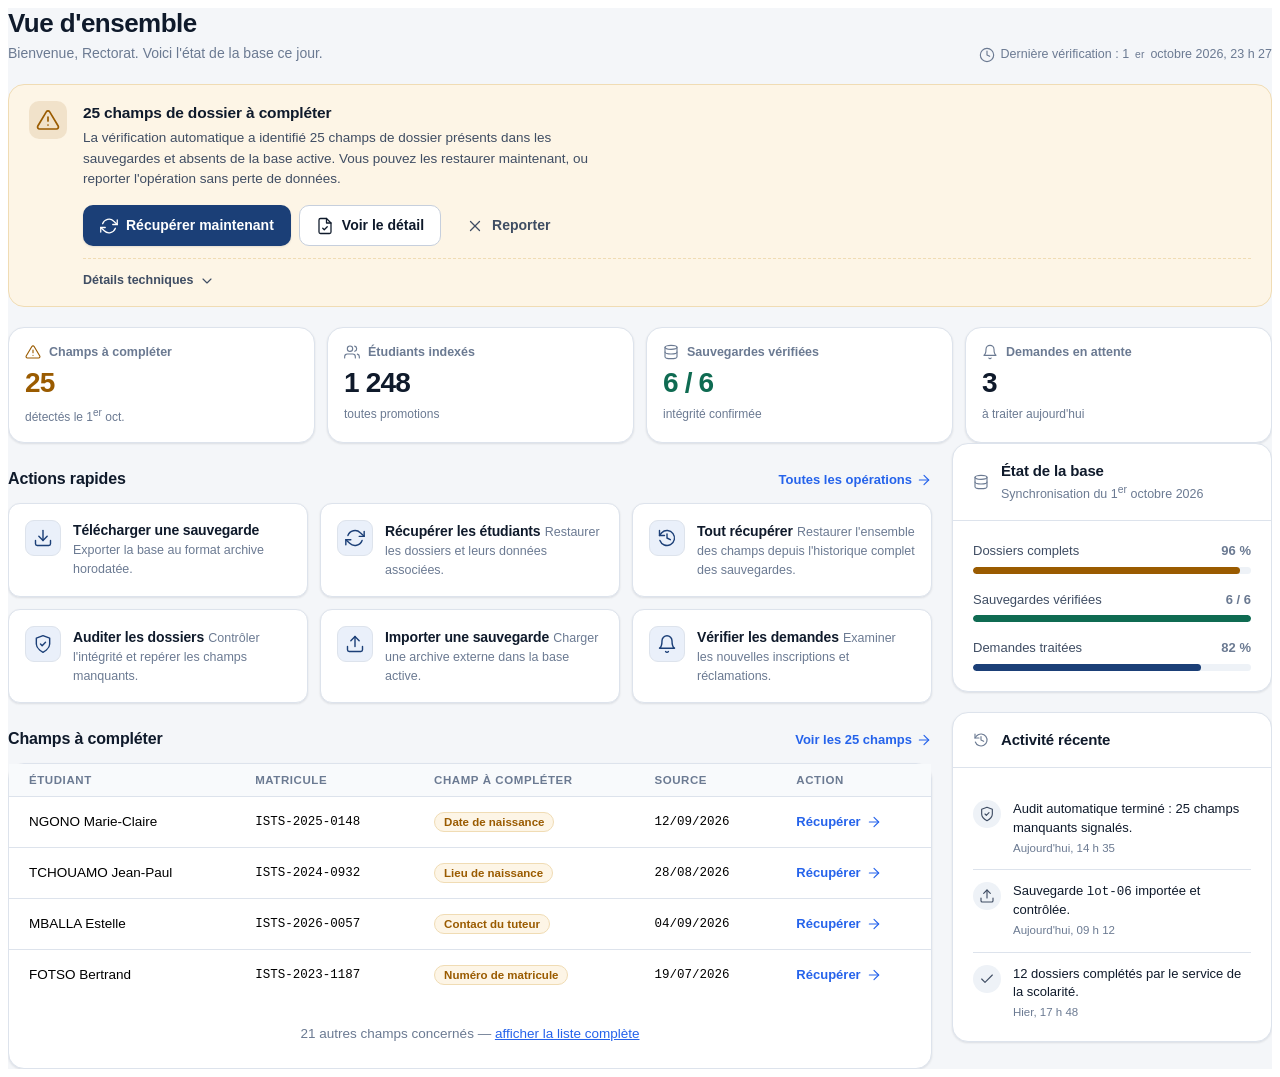
<file: docs/bloc-vue-ensemble.html>
<!-- ==========================================================================
     ISTS Campus — section « Vue d'ensemble » prête à coller
     Générée par tools/generer-bloc.py — ne pas modifier à la main.

     MODE D'EMPLOI
       1. Ouvrez votre fichier ISTS-CAMPUS-ACCES-COURS-RAPIDE-V8…html.
       2. Repérez votre section « Vue d'ensemble » et REMPLACEZ-LA par tout ce
          qui suit, du <section> initial jusqu'à </section> final inclus.
       3. Enregistrez, rechargez la page : le nouveau rendu s'applique.

     CE QUI EST INCLUS
       · le programme de style (porté par .ists-v9, donc sans effet sur le
         reste de votre application) ;
       · les vingt icônes SVG (plus aucun emoji) ;
       · la structure de l'écran : bandeau d'intégrité, indicateurs, actions,
         tableau des champs à compléter.

     À SAVOIR
       · L'identifiant id="vue-ensemble" est celui de la section. Si votre
         JavaScript s'appuie sur un identifiant différent, remplacez-le ici.
       · Toutes les classes sont préfixées « ists- » et le style est porté par
         .ists-v9 : aucun risque de conflit avec votre propre feuille.

     À FAIRE APRÈS LE COLLAGE

       1) RELIER LES BOUTONS
          Sur chacun des 15 contrôles annotés data-action="TODO", mettez votre
          fonction existante. Exemple :
              <button class="ists-btn ists-btn--primary" type="button"
                      onclick="recupererMaintenant()">
          Vos fonctions ne sont pas modifiées : seul le bouton qui les appelle change.

       2) REMPLACER LES DONNÉES DE DÉMONSTRATION
          Les chiffres et les noms présents ici sont FICTIFS. Les cinq zones
          concernées portent l'attribut data-donnee-exemple, qui décrit ce
          qu'elles contiennent :
              · l'horodatage de la dernière vérification   (page-head__meta)
              · le bandeau : nombre de champs, horodatage, n° de rapport
              · les quatre indicateurs clés
              · les lignes du tableau (étudiants, matricules, champs, dates)
              · l'état de la base et l'activité récente
          Remplissez-les depuis vos données réelles, puis retirez l'attribut.

          L'audit les signale tant qu'ils sont présents :
              · 15 avertissements « Annotation TODO »     (contrôles à relier)
              ·  5 avertissements « Donnée de démonstration » (à remplacer)
       · Ajoutez <meta name="viewport" content="width=device-width, initial-scale=1">
         dans votre <head> : sans elle, l'écran reste tronqué sur téléphone.
       · Ajoutez lang="fr" sur votre balise <html>.

     VÉRIFIER
       node tools/audit-ui.mjs votre-fichier.html
     ========================================================================== -->

<style id="ists-icons">
.ists-icon {width:20px; height:20px; flex:0 0 auto; stroke:currentColor; fill:none;
      stroke-width:1.7; stroke-linecap:round; stroke-linejoin:round}
.ists-icon--sm {width:16px; height:16px}
.ists-icon--lg {width:24px; height:24px}
.ists-sprite {display:none}
</style>
<style id="ists-design-system">
/* ==========================================================================
   ISTS Campus — design system porté (Potter's Bible University)
   Version sûre à intégrer dans l'application : tout est porté par `.ists-v9`,
   jetons renommés `--ists-…`. Aucun effet hors du conteneur .ists-v9.
   Fichier GÉNÉRÉ depuis design/index.html par tools/extraire-design-system.py
   Ne pas modifier à la main : modifier la maquette puis relancer le script.
   ========================================================================== */

.ists-v9 {--ists-bg:#f4f6f9;
  --ists-surface:#ffffff;
  --ists-surface-2:#f8fafc;
  --ists-surface-3:#eef2f7;
  --ists-border:#dde3ec;
  --ists-border-strong:#c6cfdd;
  --ists-text:#0f1a2b;
  --ists-text-2:#3f4d63;
  --ists-muted:#6b7a92;

  
  --ists-brand:#1b3f77;
  --ists-brand-600:#24518f;
  --ists-brand-050:#eaf0fa;
  --ists-accent:#2563eb;
  --ists-warn:#9a5b00;
  --ists-warn-bg:#fdf5e6;
  --ists-warn-border:#f0dcb4;
  --ists-ok:#0f6b52;
  --ists-ok-bg:#e8f5f0;
  --ists-danger:#a32626;
  --ists-danger-bg:#fdeced;

  
  --ists-font:-apple-system,BlinkMacSystemFont,"Segoe UI",Roboto,"Helvetica Neue",Arial,"Noto Sans",sans-serif;
  --ists-mono:ui-monospace,SFMono-Regular,Menlo,Consolas,"Liberation Mono",monospace;

  
  --ists-r-sm:8px; --ists-r-md:12px; --ists-r-lg:16px; --ists-r-full:999px;
  --ists-sp-1:4px; --ists-sp-2:8px; --ists-sp-3:12px; --ists-sp-4:16px; --ists-sp-5:20px; --ists-sp-6:24px; --ists-sp-8:32px;
  --ists-shadow-sm:0 1px 2px rgba(15,26,43,.06),0 1px 3px rgba(15,26,43,.05);
  --ists-shadow-md:0 4px 12px rgba(15,26,43,.08),0 1px 3px rgba(15,26,43,.05);
  --ists-ring:0 0 0 3px rgba(37,99,235,.32);
  --ists-header-h:60px;}

@media (prefers-color-scheme: dark) {
.ists-v9 {--ists-bg:#0b1220; --ists-surface:#111a2b; --ists-surface-2:#151f33; --ists-surface-3:#1b273e;
    --ists-border:#26334b; --ists-border-strong:#35455f;
    --ists-text:#eaf0f8; --ists-text-2:#c2cddc; --ists-muted:#93a2b8;
    --ists-brand:#9dc0ff; --ists-brand-600:#b9d2ff; --ists-brand-050:#1a2740;
    --ists-accent:#6ea8fe;
    --ists-warn:#f0c07a; --ists-warn-bg:#2c2413; --ists-warn-border:#4a3a1c;
    --ists-ok:#7fd8bd; --ists-ok-bg:#122b25;
    --ists-danger:#f4a1a4; --ists-danger-bg:#2e1518;
    --ists-shadow-sm:0 1px 2px rgba(0,0,0,.4); --ists-shadow-md:0 4px 14px rgba(0,0,0,.45);}
}

.ists-v9 *, .ists-v9 *::before, .ists-v9 *::after {box-sizing:border-box}

.ists-v9 {margin:0; background:var(--ists-bg); color:var(--ists-text);
  font-family:var(--ists-font); font-size:15px; line-height:1.5;
  -webkit-font-smoothing:antialiased;
  overflow-x:hidden;}

.ists-v9 h1, .ists-v9 h2, .ists-v9 h3, .ists-v9 p {margin:0}

.ists-v9 button {font:inherit; color:inherit}

.ists-v9 a {color:var(--ists-accent)}

.ists-v9 :focus-visible {outline:none; box-shadow:var(--ists-ring); border-radius:6px}

.ists-v9 .ists-icon {width:20px; height:20px; flex:0 0 auto; stroke:currentColor; fill:none;
      stroke-width:1.7; stroke-linecap:round; stroke-linejoin:round}

.ists-v9 .ists-icon--sm {width:16px; height:16px}

.ists-v9 .ists-icon--lg {width:24px; height:24px}

.ists-v9 .sprite {display:none}

.ists-v9 .skip-link {position:absolute; left:-9999px; top:0; z-index:100; background:var(--ists-surface);
  padding:10px 16px; border-radius:0 0 var(--ists-r-sm) 0; text-decoration:none}

.ists-v9 .skip-link:focus {left:0}

.ists-v9 .ists-sr-only {position:absolute !important; width:1px; height:1px; padding:0; margin:-1px;
  overflow:hidden; clip:rect(0 0 0 0); white-space:nowrap; border:0;}

.ists-v9 .appbar {position:sticky; top:0; z-index:40; background:var(--ists-surface);
  border-bottom:1px solid var(--ists-border); box-shadow:var(--ists-shadow-sm);
  padding-top:env(safe-area-inset-top);}

.ists-v9 .appbar__inner {max-width:1240px; margin:0 auto; min-height:var(--ists-header-h);
  padding:0 var(--ists-sp-4); display:flex; align-items:center; gap:var(--ists-sp-4);}

.ists-v9 .brand {display:flex; align-items:center; gap:10px; min-width:0; text-decoration:none; color:inherit}

.ists-v9 .brand__mark {width:34px; height:34px; flex:0 0 auto; border-radius:9px;
  background:var(--ists-brand); color:#fff; display:grid; place-items:center;}

@media (prefers-color-scheme: dark) {
.ists-v9 .brand__mark {background:var(--ists-brand-600); color:#0b1220}
}

.ists-v9 .brand__mark .ists-icon {width:19px; height:19px; stroke-width:1.9}

.ists-v9 .brand__text {min-width:0}

.ists-v9 .brand__name {font-size:15px; font-weight:650; letter-spacing:-.01em; white-space:nowrap}

.ists-v9 .brand__sub {font-size:11.5px; color:var(--ists-muted); white-space:nowrap}

@media (max-width:399px) {
.ists-v9 .brand__sub {display:none}
}

.ists-v9 .mainnav {display:none; margin-left:var(--ists-sp-4)}

.ists-v9 .mainnav__list {display:flex; gap:2px; list-style:none; margin:0; padding:0}

.ists-v9 .mainnav__link {display:block; padding:8px 12px; border-radius:var(--ists-r-sm); text-decoration:none;
  color:var(--ists-text-2); font-size:14px; font-weight:520; white-space:nowrap;}

.ists-v9 .mainnav__link:hover {background:var(--ists-surface-3); color:var(--ists-text)}

.ists-v9 .mainnav__link[aria-current="page"] {background:var(--ists-brand-050); color:var(--ists-brand); font-weight:620}

@media (prefers-color-scheme: dark) {
.ists-v9 .mainnav__link[aria-current="page"] {color:var(--ists-accent)}
}

.ists-v9 .appbar__actions {margin-left:auto; display:flex; align-items:center; gap:var(--ists-sp-2)}

.ists-v9 .iconbtn {position:relative; width:38px; height:38px; display:grid; place-items:center;
  background:transparent; border:1px solid transparent; border-radius:10px; cursor:pointer; color:var(--ists-text-2);}

.ists-v9 .iconbtn:hover {background:var(--ists-surface-3); color:var(--ists-text)}

.ists-v9 .iconbtn__badge {position:absolute; top:4px; right:4px; min-width:17px; height:17px; padding:0 4px;
  border-radius:var(--ists-r-full); background:var(--ists-danger); color:#fff;
  font-size:10.5px; font-weight:700; line-height:17px; text-align:center; border:2px solid var(--ists-surface);}

.ists-v9 .userchip {display:none; align-items:center; gap:8px; padding:5px 10px 5px 5px;
  border:1px solid var(--ists-border); border-radius:var(--ists-r-full); background:var(--ists-surface); cursor:pointer;}

.ists-v9 .userchip:hover {border-color:var(--ists-border-strong)}

.ists-v9 .userchip__avatar {width:26px; height:26px; border-radius:50%; background:var(--ists-brand-050); color:var(--ists-brand);
  display:grid; place-items:center; font-size:11px; font-weight:700;}

@media (prefers-color-scheme: dark) {
.ists-v9 .userchip__avatar {color:var(--ists-accent)}
}

.ists-v9 .userchip__label {font-size:13px; font-weight:560; white-space:nowrap}

.ists-v9 .page {max-width:1240px; margin:0 auto; padding:var(--ists-sp-5) var(--ists-sp-4);
  padding-bottom:calc(84px + env(safe-area-inset-bottom));}

.ists-v9 .band {background:var(--ists-brand-050); border:1px solid var(--ists-border); border-radius:var(--ists-r-md);
  padding:10px var(--ists-sp-4); margin-bottom:var(--ists-sp-5);
  display:flex; align-items:center; gap:10px; flex-wrap:wrap;
  font-size:13px; color:var(--ists-text-2);}

@media (prefers-color-scheme: dark) {
.ists-v9 .band {background:var(--ists-surface-2)}
}

.ists-v9 .band .ists-icon {color:var(--ists-brand)}

@media (prefers-color-scheme: dark) {
.ists-v9 .band .ists-icon {color:var(--ists-accent)}
}

.ists-v9 .band__tag {font-size:10.5px; font-weight:700; letter-spacing:.06em; text-transform:uppercase;
  background:var(--ists-surface); border:1px solid var(--ists-border); border-radius:var(--ists-r-full);
  padding:2px 8px; color:var(--ists-text-2);}

.ists-v9 .ists-page-head {display:flex; align-items:flex-end; justify-content:space-between;
  gap:var(--ists-sp-4); flex-wrap:wrap; margin-bottom:var(--ists-sp-5);}

.ists-v9 .ists-page-head h1 {font-size:26px; line-height:1.2; letter-spacing:-.02em; font-weight:680}

.ists-v9 .ists-page-head__sub {color:var(--ists-muted); font-size:14px; margin-top:4px}

.ists-v9 .ists-page-head__meta {display:flex; align-items:center; gap:6px; color:var(--ists-muted); font-size:12.5px;
  font-variant-numeric:tabular-nums;}

.ists-v9 .ists-layout {display:grid; gap:var(--ists-sp-5)}

@media (min-width:1024px) {
.ists-v9 .ists-layout {grid-template-columns:minmax(0,1fr) 320px; align-items:start}
}

.ists-v9 .ists-card {background:var(--ists-surface); border:1px solid var(--ists-border); border-radius:var(--ists-r-lg);
  box-shadow:var(--ists-shadow-sm);}

.ists-v9 .ists-card + .ists-card {margin-top:var(--ists-sp-5)}

.ists-v9 .ists-card__head {display:flex; align-items:center; gap:var(--ists-sp-3);
  padding:var(--ists-sp-4) var(--ists-sp-5); border-bottom:1px solid var(--ists-border);}

.ists-v9 .ists-card__title {font-size:15px; font-weight:640; letter-spacing:-.01em}

.ists-v9 .ists-card__hint {font-size:12.5px; color:var(--ists-muted)}

.ists-v9 .ists-card__body {padding:var(--ists-sp-5)}

.ists-v9 .ists-section {margin-top:var(--ists-sp-6)}

.ists-v9 .ists-section__head {display:flex; align-items:baseline; justify-content:space-between; gap:var(--ists-sp-4); margin-bottom:var(--ists-sp-3)}

.ists-v9 .ists-section__title {font-size:16px; font-weight:640; letter-spacing:-.01em}

.ists-v9 .ists-section__link {font-size:13px; font-weight:560; text-decoration:none; display:inline-flex; align-items:center; gap:4px}

.ists-v9 .ists-btn {display:inline-flex; align-items:center; justify-content:center; gap:8px;
  min-height:40px; padding:9px 16px; border-radius:10px; border:1px solid transparent;
  font-size:14px; font-weight:580; cursor:pointer; text-decoration:none;
  white-space:normal; text-align:center; 
  transition:background-color .15s, border-color .15s, box-shadow .15s;}

.ists-v9 .ists-btn .ists-icon {width:18px; height:18px}

.ists-v9 .ists-btn--primary {background:var(--ists-brand); color:#fff; box-shadow:var(--ists-shadow-sm)}

.ists-v9 .btn--ists-primary:hover {background:var(--ists-brand-600)}

@media (prefers-color-scheme: dark) {
.ists-v9 .ists-btn--primary {background:var(--ists-accent); color:#0b1220}
}

.ists-v9 .ists-btn--secondary {background:var(--ists-surface); color:var(--ists-text); border-color:var(--ists-border-strong)}

.ists-v9 .btn--ists-secondary:hover {background:var(--ists-surface-3)}

.ists-v9 .ists-btn--ghost {background:transparent; color:var(--ists-text-2)}

.ists-v9 .btn--ists-ghost:hover {background:var(--ists-surface-3); color:var(--ists-text)}

.ists-v9 .btn--sm {min-height:34px; padding:6px 12px; font-size:13px; border-radius:9px}

.ists-v9 .btn--block {width:100%}

.ists-v9 .ists-btn[disabled] {opacity:.5; cursor:not-allowed}

.ists-v9 .ists-alert {display:flex; gap:var(--ists-sp-4); padding:var(--ists-sp-4) var(--ists-sp-5);
  background:var(--ists-warn-bg); border:1px solid var(--ists-warn-border); border-radius:var(--ists-r-lg);}

.ists-v9 .ists-alert__icon {width:38px; height:38px; flex:0 0 auto; border-radius:10px; display:grid; place-items:center;
  background:rgba(154,91,0,.12); color:var(--ists-warn);}

.ists-v9 .ists-alert__body {min-width:0; flex:1 1 auto}

.ists-v9 .ists-alert__title {font-size:15.5px; font-weight:660; letter-spacing:-.01em; color:var(--ists-text)}

.ists-v9 .ists-alert__text {font-size:13.5px; color:var(--ists-text-2); margin-top:4px; max-width:70ch}

.ists-v9 .ists-alert__actions {display:flex; flex-wrap:wrap; gap:var(--ists-sp-2); margin-top:var(--ists-sp-4);}

.ists-v9 .ists-alert__actions .ists-btn {flex:0 1 auto}

@media (max-width:560px) {
.ists-v9 .ists-alert__actions .ists-btn {flex:1 1 100%}
}

.ists-v9 .ists-disclosure {margin-top:var(--ists-sp-3); border-top:1px dashed var(--ists-warn-border); padding-top:var(--ists-sp-3)}

.ists-v9 .ists-disclosure > summary {cursor:pointer; font-size:12.5px; font-weight:580; color:var(--ists-text-2);
  display:inline-flex; align-items:center; gap:6px; list-style:none;}

.ists-v9 .ists-disclosure > summary::-webkit-details-marker {display:none}

.ists-v9 .ists-disclosure > summary .ists-icon {transition:transform .18s}

.ists-v9 .ists-disclosure[open] > summary .ists-icon {transform:rotate(180deg)}

.ists-v9 .ists-kv {margin:var(--ists-sp-3) 0 0; display:grid; gap:2px;
  grid-template-columns:auto; font-size:12.5px;}

@media (min-width:560px) {
.ists-v9 .ists-kv {grid-template-columns:190px minmax(0,1fr)}
}

.ists-v9 .ists-kv dt {color:var(--ists-muted); padding:3px 0}

.ists-v9 .ists-kv dd {margin:0; padding:3px 0; font-family:var(--ists-mono); font-size:12px; word-break:break-word}

.ists-v9 .ists-stats {display:grid; gap:var(--ists-sp-3); grid-template-columns:repeat(2,minmax(0,1fr)); margin-top:var(--ists-sp-5)}

@media (min-width:900px) {
.ists-v9 .ists-stats {grid-template-columns:repeat(4,minmax(0,1fr))}
}

.ists-v9 .ists-stat {background:var(--ists-surface); border:1px solid var(--ists-border); border-radius:var(--ists-r-lg);
  padding:var(--ists-sp-4); box-shadow:var(--ists-shadow-sm); min-width:0;}

.ists-v9 .ists-stat__top {display:flex; align-items:center; gap:8px; color:var(--ists-muted)}

.ists-v9 .ists-stat__label {font-size:12.5px; font-weight:560; line-height:1.3}

.ists-v9 .ists-stat__value {font-size:28px; font-weight:680; letter-spacing:-.03em; margin-top:8px;
  font-variant-numeric:tabular-nums; line-height:1.1;}

.ists-v9 .ists-stat__foot {font-size:12px; margin-top:6px; color:var(--ists-muted)}

.ists-v9 .ists-stat--warn .ists-stat__value {color:var(--ists-warn)}

.ists-v9 .ists-stat--warn .ists-stat__top .ists-icon {color:var(--ists-warn)}

.ists-v9 .ists-stat--ok .ists-stat__value {color:var(--ists-ok)}

.ists-v9 .ists-actions {display:grid; gap:var(--ists-sp-3); grid-template-columns:minmax(0,1fr); margin-top:var(--ists-sp-3)}

@media (min-width:640px) {
.ists-v9 .ists-actions {grid-template-columns:repeat(2,minmax(0,1fr))}
}

@media (min-width:1024px) {
.ists-v9 .ists-actions {grid-template-columns:repeat(3,minmax(0,1fr))}
}

.ists-v9 .ists-action {display:flex; gap:var(--ists-sp-3); align-items:flex-start; width:100%; text-align:left;
  background:var(--ists-surface); border:1px solid var(--ists-border); border-radius:var(--ists-r-md);
  padding:var(--ists-sp-4); cursor:pointer; box-shadow:var(--ists-shadow-sm); min-width:0;}

.ists-v9 .ists-action:hover {border-color:var(--ists-border-strong); background:var(--ists-surface-2)}

.ists-v9 .ists-action__icon {width:36px; height:36px; flex:0 0 auto; border-radius:9px; display:grid; place-items:center;
  background:var(--ists-brand-050); color:var(--ists-brand); border:1px solid var(--ists-border);}

@media (prefers-color-scheme: dark) {
.ists-v9 .ists-action__icon {color:var(--ists-accent)}
}

.ists-v9 .ists-action__body {min-width:0}

.ists-v9 .ists-action__label {font-size:14px; font-weight:600; letter-spacing:-.01em}

.ists-v9 .ists-action__desc {font-size:12.5px; color:var(--ists-muted); margin-top:3px}

.ists-v9 .ists-tablewrap {overflow-x:auto}

.ists-v9 table.ists-table {width:100%; border-collapse:collapse; font-size:13.5px}

.ists-v9 .ists-table th {text-align:left; font-size:11.5px; font-weight:680; letter-spacing:.05em; text-transform:uppercase;
  color:var(--ists-muted); padding:10px var(--ists-sp-5); background:var(--ists-surface-2);
  border-bottom:1px solid var(--ists-border); white-space:nowrap;}

.ists-v9 .ists-table td {padding:13px var(--ists-sp-5); border-bottom:1px solid var(--ists-border); vertical-align:middle}

.ists-v9 .ists-table tr:last-child td {border-bottom:0}

.ists-v9 .ists-table tbody tr:hover {background:var(--ists-surface-2)}

.ists-v9 .cell-name {font-weight:600}

.ists-v9 .cell-sub {font-size:12px; color:var(--ists-muted); margin-top:2px}

.ists-v9 .ists-mono {font-family:var(--ists-mono); font-size:12.5px}

.ists-v9 .ists-badge {display:inline-flex; align-items:center; gap:5px; padding:3px 9px; border-radius:var(--ists-r-full);
  font-size:11.5px; font-weight:620; border:1px solid transparent; white-space:nowrap;}

.ists-v9 .ists-badge--warn {background:var(--ists-warn-bg); color:var(--ists-warn); border-color:var(--ists-warn-border)}

.ists-v9 .badge--ok {background:var(--ists-ok-bg); color:var(--ists-ok)}

.ists-v9 .badge--neutral {background:var(--ists-surface-3); color:var(--ists-text-2); border-color:var(--ists-border)}

.ists-v9 .ists-rowaction {background:none; border:0; padding:4px 0; cursor:pointer; font-size:13px; font-weight:600;
  color:var(--ists-accent); display:inline-flex; align-items:center; gap:5px; white-space:nowrap;}

.ists-v9 .ists-table__empty {padding:var(--ists-sp-6); text-align:center; color:var(--ists-muted); font-size:13.5px}

@media (max-width:767px) {
.ists-v9 .ists-table thead {position:absolute; width:1px; height:1px; overflow:hidden; clip:rect(0 0 0 0)}

.ists-v9 .ists-table, .ists-v9 .ists-table tbody, .ists-v9 .ists-table tr, .ists-v9 .ists-table td {display:block; width:100%}

.ists-v9 .ists-table tr {border-bottom:1px solid var(--ists-border); padding:var(--ists-sp-3) var(--ists-sp-4);
    display:grid; grid-template-columns:1fr auto; gap:2px var(--ists-sp-3);}

.ists-v9 .ists-table td {border:0; padding:2px 0}

.ists-v9 .ists-table td[data-label] {display:flex; gap:8px; align-items:baseline; grid-column:1 / -1}

.ists-v9 .ists-table td[data-label]::before {content:attr(data-label); flex:0 0 108px; color:var(--ists-muted); font-size:12px;}

.ists-v9 .ists-table td.ists-is-primary {grid-column:1 / -1; font-weight:600}

.ists-v9 .ists-table td.ists-is-primary::before {display:none}

.ists-v9 .ists-table td[data-label="Action"] {grid-column:1 / -1; padding-top:8px}

.ists-v9 .ists-table td[data-label="Action"]::before {display:none}
}

.ists-v9 .ists-aside .ists-card__body {padding:var(--ists-sp-5)}

.ists-v9 .ists-meter + .ists-meter {margin-top:var(--ists-sp-4)}

.ists-v9 .ists-meter__row {display:flex; justify-content:space-between; gap:var(--ists-sp-3); font-size:13px; margin-bottom:6px}

.ists-v9 .ists-meter__label {color:var(--ists-text-2); font-weight:540}

.ists-v9 .ists-meter__value {color:var(--ists-muted); font-variant-numeric:tabular-nums; font-weight:600}

.ists-v9 .ists-meter__track {height:7px; border-radius:var(--ists-r-full); background:var(--ists-surface-3); overflow:hidden}

.ists-v9 .ists-meter__fill {height:100%; border-radius:inherit; background:var(--ists-brand)}

@media (prefers-color-scheme: dark) {
.ists-v9 .ists-meter__fill {background:var(--ists-accent)}
}

.ists-v9 .ists-meter__fill--ok {background:var(--ists-ok)}

.ists-v9 .ists-meter__fill--warn {background:var(--ists-warn)}

.ists-v9 .ists-timeline {list-style:none; margin:0; padding:0}

.ists-v9 .ists-timeline li {display:flex; gap:var(--ists-sp-3); padding:var(--ists-sp-3) 0; border-bottom:1px solid var(--ists-border)}

.ists-v9 .ists-timeline li:last-child {border-bottom:0; padding-bottom:0}

.ists-v9 .ists-timeline__dot {width:28px; height:28px; flex:0 0 auto; border-radius:50%; display:grid; place-items:center;
  background:var(--ists-surface-3); color:var(--ists-text-2);}

.ists-v9 .ists-timeline__text {font-size:13px; line-height:1.45; min-width:0}

.ists-v9 .ists-timeline__time {font-size:11.5px; color:var(--ists-muted); margin-top:2px; font-variant-numeric:tabular-nums}

.ists-v9 .tabbar {position:fixed; left:0; right:0; bottom:0; z-index:40;
  background:var(--ists-surface); 
  background:color-mix(in srgb, var(--ists-surface) 92%, transparent);
  backdrop-filter:saturate(180%) blur(12px);
  border-top:1px solid var(--ists-border);
  padding-bottom:env(safe-area-inset-bottom);}

.ists-v9 .tabbar__list {display:flex; list-style:none; margin:0; padding:6px 4px; max-width:600px; margin-inline:auto}

.ists-v9 .tabbar__item {flex:1 1 0; min-width:0}

.ists-v9 .tabbar__link {position:relative; display:flex; flex-direction:column; align-items:center; gap:3px;
  padding:6px 2px; border-radius:10px; text-decoration:none; color:var(--ists-muted); font-size:10.5px; font-weight:560;}

.ists-v9 .tabbar__link[aria-current="page"] {color:var(--ists-brand)}

@media (prefers-color-scheme: dark) {
.ists-v9 .tabbar__link[aria-current="page"] {color:var(--ists-accent)}
}

.ists-v9 .tabbar__link .ists-icon {width:21px; height:21px}

.ists-v9 .tabbar__label {max-width:100%; text-align:center; line-height:1.15; overflow-wrap:anywhere;}

.ists-v9 .tabbar__badge {position:absolute; top:0; right:calc(50% - 20px);
  min-width:16px; height:16px; padding:0 4px; border-radius:var(--ists-r-full);
  background:var(--ists-warn); color:#fff; font-size:10px; font-weight:700; line-height:16px; text-align:center;}

@media (min-width:1024px) {
.ists-v9 .tabbar {display:none}

.ists-v9 .page {padding-bottom:var(--ists-sp-6)}
}

@media (min-width:760px) {
.ists-v9 .userchip {display:inline-flex}
}

@media (min-width:1024px) {
.ists-v9 .mainnav {display:block}
}

@media (min-width:1024px) {
.ists-v9 .brand__sub {font-size:12px}
}

.ists-v9 .ists-card__head > .ists-icon {color:var(--ists-muted)}

@media (prefers-reduced-motion:reduce) {
.ists-v9 * {transition:none !important; animation:none !important}
}
</style>
<svg class="ists-sprite" id="ists-icon-sprite" aria-hidden="true" focusable="false" xmlns="http://www.w3.org/2000/svg">
  <defs>
    <symbol id="ists-i-cap" viewBox="0 0 24 24"><path d="M22 10 12 5 2 10l10 5 10-5z"/><path d="M6 12v5c0 1.66 2.69 3 6 3s6-1.34 6-3v-5"/></symbol>
    <symbol id="ists-i-grid" viewBox="0 0 24 24"><rect x="3" y="3" width="7" height="7" rx="1.5"/><rect x="14" y="3" width="7" height="7" rx="1.5"/><rect x="14" y="14" width="7" height="7" rx="1.5"/><rect x="3" y="14" width="7" height="7" rx="1.5"/></symbol>
    <symbol id="ists-i-users" viewBox="0 0 24 24"><path d="M17 21v-2a4 4 0 0 0-4-4H5a4 4 0 0 0-4 4v2"/><circle cx="9" cy="7" r="4"/><path d="M23 21v-2a4 4 0 0 0-3-3.87"/><path d="M16 3.13a4 4 0 0 1 0 7.75"/></symbol>
    <symbol id="ists-i-folder" viewBox="0 0 24 24"><path d="M22 19a2 2 0 0 1-2 2H4a2 2 0 0 1-2-2V5a2 2 0 0 1 2-2h5l2 3h9a2 2 0 0 1 2 2z"/></symbol>
    <symbol id="ists-i-database" viewBox="0 0 24 24"><ellipse cx="12" cy="5" rx="9" ry="3"/><path d="M21 12c0 1.66-4 3-9 3s-9-1.34-9-3"/><path d="M3 5v14c0 1.66 4 3 9 3s9-1.34 9-3V5"/></symbol>
    <symbol id="ists-i-bell" viewBox="0 0 24 24"><path d="M18 8A6 6 0 0 0 6 8c0 7-3 9-3 9h18s-3-2-3-9"/><path d="M13.73 21a2 2 0 0 1-3.46 0"/></symbol>
    <symbol id="ists-i-search" viewBox="0 0 24 24"><circle cx="11" cy="11" r="8"/><path d="M21 21l-4.35-4.35"/></symbol>
    <symbol id="ists-i-download" viewBox="0 0 24 24"><path d="M21 15v4a2 2 0 0 1-2 2H5a2 2 0 0 1-2-2v-4"/><path d="M7 10l5 5 5-5"/><path d="M12 15V3"/></symbol>
    <symbol id="ists-i-upload" viewBox="0 0 24 24"><path d="M21 15v4a2 2 0 0 1-2 2H5a2 2 0 0 1-2-2v-4"/><path d="M17 8l-5-5-5 5"/><path d="M12 3v12"/></symbol>
    <symbol id="ists-i-refresh" viewBox="0 0 24 24"><path d="M23 4v6h-6"/><path d="M1 20v-6h6"/><path d="M3.51 9a9 9 0 0 1 14.85-3.36L23 10"/><path d="M1 14l4.64 4.36A9 9 0 0 0 20.49 15"/></symbol>
    <symbol id="ists-i-shield" viewBox="0 0 24 24"><path d="M12 22s8-4 8-10V5l-8-3-8 3v7c0 6 8 10 8 10z"/><path d="M9 12l2 2 4-4"/></symbol>
    <symbol id="ists-i-filecheck" viewBox="0 0 24 24"><path d="M14 2H6a2 2 0 0 0-2 2v16a2 2 0 0 0 2 2h12a2 2 0 0 0 2-2V8z"/><path d="M14 2v6h6"/><path d="M9 15l2 2 4-4"/></symbol>
    <symbol id="ists-i-alert" viewBox="0 0 24 24"><path d="M10.29 3.86 1.82 18a2 2 0 0 0 1.71 3h16.94a2 2 0 0 0 1.71-3L13.71 3.86a2 2 0 0 0-3.42 0z"/><path d="M12 9v4"/><path d="M12 17h.01"/></symbol>
    <symbol id="ists-i-clock" viewBox="0 0 24 24"><circle cx="12" cy="12" r="10"/><path d="M12 6v6l4 2"/></symbol>
    <symbol id="ists-i-check" viewBox="0 0 24 24"><path d="M20 6 9 17l-5-5"/></symbol>
    <symbol id="ists-i-x" viewBox="0 0 24 24"><path d="M18 6 6 18"/><path d="M6 6l12 12"/></symbol>
    <symbol id="ists-i-chevron" viewBox="0 0 24 24"><path d="M6 9l6 6 6-6"/></symbol>
    <symbol id="ists-i-arrow" viewBox="0 0 24 24"><path d="M5 12h14"/><path d="M12 5l7 7-7 7"/></symbol>
    <symbol id="ists-i-history" viewBox="0 0 24 24"><path d="M3 3v6h6"/><path d="M3.51 15a9 9 0 1 0 2.13-9.36L3 9"/><path d="M12 7v5l4 2"/></symbol>
    <symbol id="ists-i-info" viewBox="0 0 24 24"><circle cx="12" cy="12" r="10"/><path d="M12 16v-4"/><path d="M12 8h.01"/></symbol>
    <symbol id="ists-i-more" viewBox="0 0 24 24"><circle cx="12" cy="12" r="1.6"/><circle cx="12" cy="5" r="1.6"/><circle cx="12" cy="19" r="1.6"/></symbol>
  </defs>
</svg>

<section class="ists-v9" id="vue-ensemble">
<!-- Bandeau de maquette — à supprimer une fois la refonte intégrée -->


  <div class="ists-page-head">
    <div>
      <h1>Vue d'ensemble</h1>
      <p class="ists-page-head__sub">Bienvenue, Rectorat. Voici l'état de la base ce jour.</p>
    </div>
    <p class="ists-page-head__meta" data-donnee-exemple="horodatage de la dernière vérification">
      <svg class="ists-icon ists-icon--sm" aria-hidden="true"><use href="#ists-i-clock"></use></svg>
      Dernière vérification : 1<sup>er</sup> octobre 2026, 23 h 27
    </p>
  </div>

  <!-- Intégrité des données -->
  <section aria-labelledby="alert-title">
    <div class="ists-alert" role="status" data-donnee-exemple="nombre de champs détectés, horodatage et identifiant du rapport">
      <span class="ists-alert__icon"><svg class="ists-icon ists-icon--lg" aria-hidden="true"><use href="#ists-i-alert"></use></svg></span>
      <div class="ists-alert__body">
        <h2 class="ists-alert__title" id="alert-title">25 champs de dossier à compléter</h2>
        <p class="ists-alert__text">
          La vérification automatique a identifié 25 champs de dossier présents dans les
          sauvegardes et absents de la base active. Vous pouvez les restaurer maintenant,
          ou reporter l'opération sans perte de données.
        </p>

        <div class="ists-alert__actions">
          <button class="ists-btn ists-btn--primary" type="button" data-action="TODO">
            <svg class="ists-icon" aria-hidden="true"><use href="#ists-i-refresh"></use></svg>
            Récupérer maintenant
          </button>
          <button class="ists-btn ists-btn--secondary" type="button" data-action="TODO">
            <svg class="ists-icon" aria-hidden="true"><use href="#ists-i-filecheck"></use></svg>
            Voir le détail
          </button>
          <button class="ists-btn ists-btn--ghost" type="button" data-dismiss="alert-card" data-action="TODO">
            <svg class="ists-icon" aria-hidden="true"><use href="#ists-i-x"></use></svg>
            Reporter
          </button>
        </div>

        <details class="ists-disclosure">
          <summary>
            Détails techniques
            <svg class="ists-icon ists-icon--sm" aria-hidden="true"><use href="#ists-i-chevron"></use></svg>
          </summary>
          <dl class="ists-kv">
            <dt>Source analysée</dt><dd>sauvegardes Firestore (6 lots)</dd>
            <dt>Périmètre</dt><dd>collection « dossiers » · champs incomplets</dd>
            <dt>Horodatage de l'analyse</dt><dd>2026-10-01T23:27:12Z</dd>
            <dt>Identifiant du rapport</dt><dd>audit-2026-10-01-b7c2</dd>
          </dl>
        </details>
      </div>
    </div>
  </section>

  <!-- Indicateurs clés -->
  <section class="ists-stats" aria-label="Indicateurs clés" data-donnee-exemple="les quatre indicateurs et leurs libellés">
    <article class="ists-stat ists-stat--warn">
      <div class="ists-stat__top">
        <svg class="ists-icon ists-icon--sm" aria-hidden="true"><use href="#ists-i-alert"></use></svg>
        <span class="ists-stat__label">Champs à compléter</span>
      </div>
      <p class="ists-stat__value">25</p>
      <p class="ists-stat__foot">détectés le 1<sup>er</sup> oct.</p>
    </article>

    <article class="ists-stat">
      <div class="ists-stat__top">
        <svg class="ists-icon ists-icon--sm" aria-hidden="true"><use href="#ists-i-users"></use></svg>
        <span class="ists-stat__label">Étudiants indexés</span>
      </div>
      <p class="ists-stat__value">1 248</p>
      <p class="ists-stat__foot">toutes promotions</p>
    </article>

    <article class="ists-stat ists-stat--ok">
      <div class="ists-stat__top">
        <svg class="ists-icon ists-icon--sm" aria-hidden="true"><use href="#ists-i-database"></use></svg>
        <span class="ists-stat__label">Sauvegardes vérifiées</span>
      </div>
      <p class="ists-stat__value">6 / 6</p>
      <p class="ists-stat__foot">intégrité confirmée</p>
    </article>

    <article class="ists-stat">
      <div class="ists-stat__top">
        <svg class="ists-icon ists-icon--sm" aria-hidden="true"><use href="#ists-i-bell"></use></svg>
        <span class="ists-stat__label">Demandes en attente</span>
      </div>
      <p class="ists-stat__value">3</p>
      <p class="ists-stat__foot">à traiter aujourd'hui</p>
    </article>
  </section>

  <div class="ists-layout">
    <!-- Colonne principale -->
    <div>
      <!-- Actions rapides -->
      <section class="ists-section" aria-labelledby="sec-actions">
        <div class="ists-section__head">
          <h2 class="ists-section__title" id="sec-actions">Actions rapides</h2>
          <a class="ists-section__link" href="#" data-action="TODO">Toutes les opérations <svg class="ists-icon ists-icon--sm" aria-hidden="true"><use href="#ists-i-arrow"></use></svg></a>
        </div>

        <div class="ists-actions">
          <button class="ists-action" type="button" data-action="TODO">
            <span class="ists-action__icon"><svg class="ists-icon" aria-hidden="true"><use href="#ists-i-download"></use></svg></span>
            <span class="ists-action__body">
              <span class="ists-action__label">Télécharger une sauvegarde</span>
              <span class="ists-action__desc">Exporter la base au format archive horodatée.</span>
            </span>
          </button>

          <button class="ists-action" type="button" data-action="TODO">
            <span class="ists-action__icon"><svg class="ists-icon" aria-hidden="true"><use href="#ists-i-refresh"></use></svg></span>
            <span class="ists-action__body">
              <span class="ists-action__label">Récupérer les étudiants</span>
              <span class="ists-action__desc">Restaurer les dossiers et leurs données associées.</span>
            </span>
          </button>

          <button class="ists-action" type="button" data-action="TODO">
            <span class="ists-action__icon"><svg class="ists-icon" aria-hidden="true"><use href="#ists-i-history"></use></svg></span>
            <span class="ists-action__body">
              <span class="ists-action__label">Tout récupérer</span>
              <span class="ists-action__desc">Restaurer l'ensemble des champs depuis l'historique complet des sauvegardes.</span>
            </span>
          </button>

          <button class="ists-action" type="button" data-action="TODO">
            <span class="ists-action__icon"><svg class="ists-icon" aria-hidden="true"><use href="#ists-i-shield"></use></svg></span>
            <span class="ists-action__body">
              <span class="ists-action__label">Auditer les dossiers</span>
              <span class="ists-action__desc">Contrôler l'intégrité et repérer les champs manquants.</span>
            </span>
          </button>

          <button class="ists-action" type="button" data-action="TODO">
            <span class="ists-action__icon"><svg class="ists-icon" aria-hidden="true"><use href="#ists-i-upload"></use></svg></span>
            <span class="ists-action__body">
              <span class="ists-action__label">Importer une sauvegarde</span>
              <span class="ists-action__desc">Charger une archive externe dans la base active.</span>
            </span>
          </button>

          <button class="ists-action" type="button" data-action="TODO">
            <span class="ists-action__icon"><svg class="ists-icon" aria-hidden="true"><use href="#ists-i-bell"></use></svg></span>
            <span class="ists-action__body">
              <span class="ists-action__label">Vérifier les demandes</span>
              <span class="ists-action__desc">Examiner les nouvelles inscriptions et réclamations.</span>
            </span>
          </button>
        </div>
      </section>

      <!-- Dossiers concernés -->
      <section class="ists-section" aria-labelledby="sec-files">
        <div class="ists-section__head">
          <h2 class="ists-section__title" id="sec-files">Champs à compléter</h2>
          <a class="ists-section__link" href="#" data-action="TODO">Voir les 25 champs <svg class="ists-icon ists-icon--sm" aria-hidden="true"><use href="#ists-i-arrow"></use></svg></a>
        </div>

        <div class="ists-card" data-donnee-exemple="lignes du tableau : étudiant, matricule, champ, date de sauvegarde">
          <div class="ists-tablewrap">
            <table class="ists-table">
              <caption class="ists-sr-only">Champs manquants par étudiant, avec leur origine</caption>
              <thead>
                <tr>
                  <th scope="col">Étudiant</th>
                  <th scope="col">Matricule</th>
                  <th scope="col">Champ à compléter</th>
                  <th scope="col">Source</th>
                  <th scope="col">Action</th>
                </tr>
              </thead>
              <tbody>
                <tr>
                  <td class="ists-is-primary">NGONO Marie-Claire</td>
                  <td data-label="Matricule" class="ists-mono">ISTS-2025-0148</td>
                  <td data-label="Champ à compléter"><span class="ists-badge ists-badge--warn">Date de naissance</span></td>
                  <td data-label="Source" class="ists-mono">12/09/2026</td>
                  <td data-label="Action">
                    <button class="ists-rowaction" type="button" data-action="TODO">Récupérer <svg class="ists-icon ists-icon--sm" aria-hidden="true"><use href="#ists-i-arrow"></use></svg></button>
                  </td>
                </tr>
                <tr>
                  <td class="ists-is-primary">TCHOUAMO Jean-Paul</td>
                  <td data-label="Matricule" class="ists-mono">ISTS-2024-0932</td>
                  <td data-label="Champ à compléter"><span class="ists-badge ists-badge--warn">Lieu de naissance</span></td>
                  <td data-label="Source" class="ists-mono">28/08/2026</td>
                  <td data-label="Action">
                    <button class="ists-rowaction" type="button" data-action="TODO">Récupérer <svg class="ists-icon ists-icon--sm" aria-hidden="true"><use href="#ists-i-arrow"></use></svg></button>
                  </td>
                </tr>
                <tr>
                  <td class="ists-is-primary">MBALLA Estelle</td>
                  <td data-label="Matricule" class="ists-mono">ISTS-2026-0057</td>
                  <td data-label="Champ à compléter"><span class="ists-badge ists-badge--warn">Contact du tuteur</span></td>
                  <td data-label="Source" class="ists-mono">04/09/2026</td>
                  <td data-label="Action">
                    <button class="ists-rowaction" type="button" data-action="TODO">Récupérer <svg class="ists-icon ists-icon--sm" aria-hidden="true"><use href="#ists-i-arrow"></use></svg></button>
                  </td>
                </tr>
                <tr>
                  <td class="ists-is-primary">FOTSO Bertrand</td>
                  <td data-label="Matricule" class="ists-mono">ISTS-2023-1187</td>
                  <td data-label="Champ à compléter"><span class="ists-badge ists-badge--warn">Numéro de matricule</span></td>
                  <td data-label="Source" class="ists-mono">19/07/2026</td>
                  <td data-label="Action">
                    <button class="ists-rowaction" type="button" data-action="TODO">Récupérer <svg class="ists-icon ists-icon--sm" aria-hidden="true"><use href="#ists-i-arrow"></use></svg></button>
                  </td>
                </tr>
              </tbody>
            </table>
          </div>
          <p class="ists-table__empty" style="border-top:1px solid var(--border)">
            21 autres champs concernés — <a href="#">afficher la liste complète</a>
          </p>
        </div>
      </section>
    </div>

    <!-- Colonne latérale -->
    <aside class="ists-aside" data-donnee-exemple="état de la base et activité récente">
      <div class="ists-card">
        <div class="ists-card__head">
          <svg class="ists-icon ists-icon--sm" aria-hidden="true"><use href="#ists-i-database"></use></svg>
          <div>
            <h2 class="ists-card__title">État de la base</h2>
            <p class="ists-card__hint">Synchronisation du 1<sup>er</sup> octobre 2026</p>
          </div>
        </div>
        <div class="ists-card__body">
          <div class="ists-meter">
            <div class="ists-meter__row"><span class="ists-meter__label">Dossiers complets</span><span class="ists-meter__value">96 %</span></div>
            <div class="ists-meter__track"><div class="ists-meter__fill ists-meter__fill--warn" style="width:96%"></div></div>
          </div>
          <div class="ists-meter">
            <div class="ists-meter__row"><span class="ists-meter__label">Sauvegardes vérifiées</span><span class="ists-meter__value">6 / 6</span></div>
            <div class="ists-meter__track"><div class="ists-meter__fill ists-meter__fill--ok" style="width:100%"></div></div>
          </div>
          <div class="ists-meter">
            <div class="ists-meter__row"><span class="ists-meter__label">Demandes traitées</span><span class="ists-meter__value">82 %</span></div>
            <div class="ists-meter__track"><div class="ists-meter__fill" style="width:82%"></div></div>
          </div>
        </div>
      </div>

      <div class="ists-card">
        <div class="ists-card__head">
          <svg class="ists-icon ists-icon--sm" aria-hidden="true"><use href="#ists-i-history"></use></svg>
          <h2 class="ists-card__title">Activité récente</h2>
        </div>
        <div class="ists-card__body">
          <ul class="ists-timeline">
            <li>
              <span class="ists-timeline__dot"><svg class="ists-icon ists-icon--sm" aria-hidden="true"><use href="#ists-i-shield"></use></svg></span>
              <div>
                <p class="ists-timeline__text">Audit automatique terminé : 25 champs manquants signalés.</p>
                <p class="ists-timeline__time">Aujourd'hui, 14 h 35</p>
              </div>
            </li>
            <li>
              <span class="ists-timeline__dot"><svg class="ists-icon ists-icon--sm" aria-hidden="true"><use href="#ists-i-upload"></use></svg></span>
              <div>
                <p class="ists-timeline__text">Sauvegarde <span class="ists-mono">lot-06</span> importée et contrôlée.</p>
                <p class="ists-timeline__time">Aujourd'hui, 09 h 12</p>
              </div>
            </li>
            <li>
              <span class="ists-timeline__dot"><svg class="ists-icon ists-icon--sm" aria-hidden="true"><use href="#ists-i-check"></use></svg></span>
              <div>
                <p class="ists-timeline__text">12 dossiers complétés par le service de la scolarité.</p>
                <p class="ists-timeline__time">Hier, 17 h 48</p>
              </div>
            </li>
          </ul>
        </div>
      </div>
    </aside>
  </div>
</section>
</file>
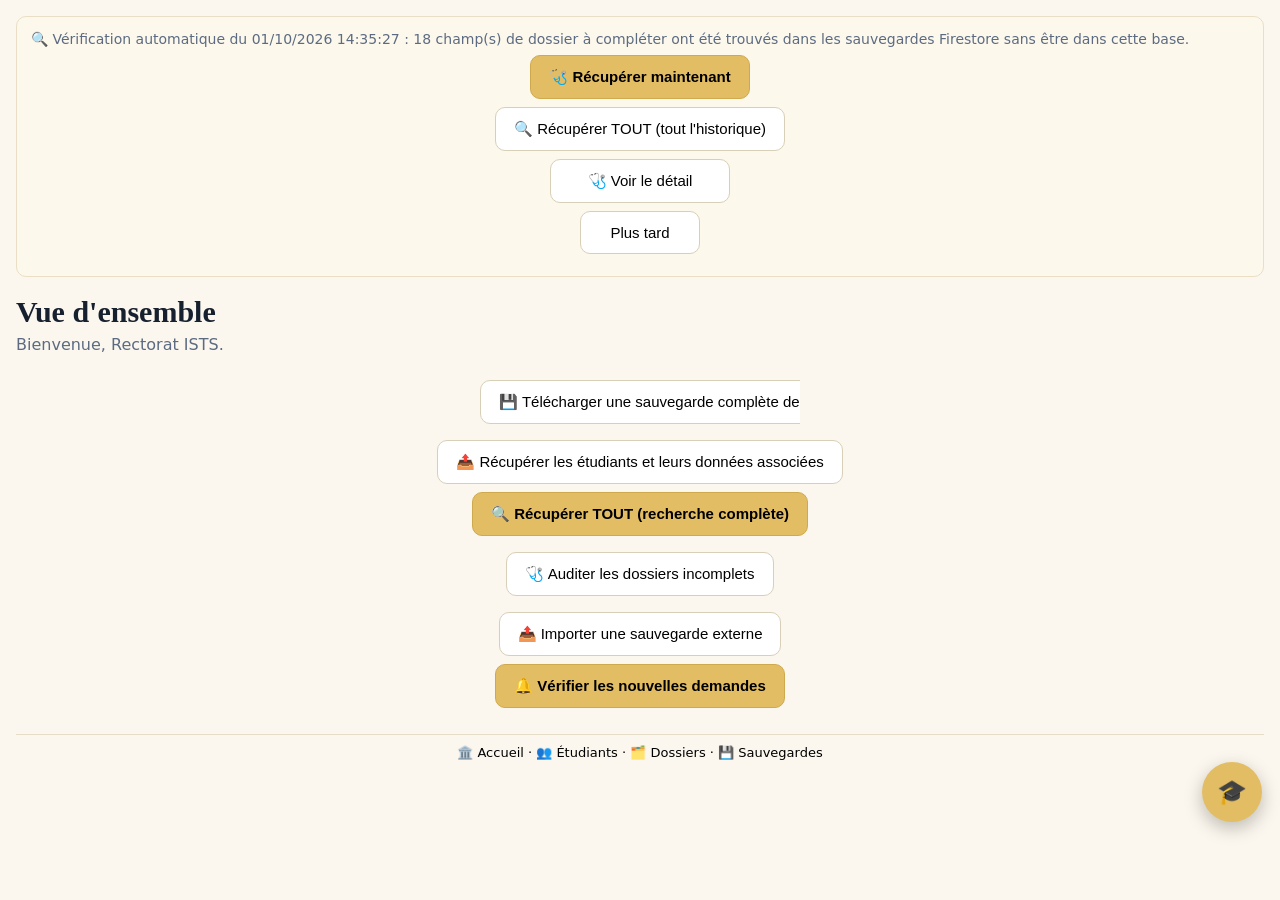
<file: tests/fixtures/avant-v8.html>
<!DOCTYPE html>
<!--
  BANC D'ESSAI — reproduction de l'écran « Vue d'ensemble » de l'application
  ISTS Campus V8, tel qu'il apparaît avant refonte (d'après la capture d'écran
  du 01/10/2026). Ce fichier sert uniquement à vérifier que les outils d'audit
  et d'intégration détectent puis corrigent les défauts. Ce n'est PAS
  l'application réelle.
-->
<html>
<head>
<meta charset="utf-8">
<title>ISTS Campus — Accès cours rapide V8</title>
<style>
  /* Feuille de style d'origine, volontairement laissée telle quelle. */
  body{font-family:system-ui,-apple-system,"Segoe UI",Roboto,sans-serif;background:#fbf7ee;margin:0;padding:16px}
  h1{font-family:Georgia,serif;font-size:30px;margin:18px 0 6px;color:#17202e}
  .sous-titre{color:#5c6b82;margin:0 0 18px}
  .panneau-verif{background:#fdf8ec;border:1px solid #eadfc4;border-radius:10px;padding:14px;margin-bottom:18px;color:#5c6b82;font-size:14px}
  .bouton{display:block;margin:8px auto;padding:12px 18px;border-radius:10px;border:1px solid #d8cfb8;
          background:#fff;font-size:15px;cursor:pointer;text-align:center}
  .bouton-or{background:#e2bd63;border-color:#cfa94e;font-weight:700}
  .ligne-bouton{width:320px;white-space:nowrap;overflow:hidden;text-overflow:ellipsis;margin:8px auto}
  .bouton-flottant{position:fixed;bottom:78px;right:18px;width:60px;height:60px;border-radius:50%;
                   background:#e2bd63;border:0;font-size:24px;cursor:pointer;box-shadow:0 6px 18px rgba(0,0,0,.25)}
  a{color:#2563eb}
  button:focus{outline:none}
  .nav{display:flex;justify-content:space-around;border-top:1px solid #e6ddc8;padding-top:10px;margin-top:26px;font-size:13px}
</style>
</head>
<body>

<div class="panneau-verif">
  🔍 Vérification automatique du 01/10/2026 14:35:27 : 18 champ(s) de dossier à
  compléter ont été trouvés dans les sauvegardes Firestore sans être dans cette base.
  <button class="bouton bouton-or" id="btn-recuperer" onclick="recupererMaintenant()">🩺 Récupérer maintenant</button>
  <button class="bouton" id="btn-tout" onclick="recupererTout()">🔍 Récupérer TOUT (tout l'historique)</button>
  <button class="bouton" style="width:180px">🩺 Voir le détail</button>
  <button class="bouton" style="width:120px">Plus tard</button>
</div>

<h1>Vue d'ensemble</h1>
<p class="sous-titre">Bienvenue, Rectorat ISTS.</p>

<div class="ligne-bouton">
  <button class="bouton" onclick="telechargerSauvegarde('complet')">💾 Télécharger une sauvegarde complète de la base</button>
</div>
<button class="bouton">📤 Récupérer les étudiants et leurs données associées</button>
<button class="bouton bouton-or">🔍 Récupérer TOUT (recherche complète)</button>
<div class="ligne-bouton">
  <button class="bouton">🩺 Auditer les dossiers incomplets</button>
</div>
<button class="bouton">📤 Importer une sauvegarde externe</button>
<button class="bouton bouton-or">🔔 Vérifier les nouvelles demandes</button>

<button class="bouton-flottant" title="Accès cours rapide">🎓</button>

<div class="nav">🏛️ Accueil · 👥 Étudiants · 🗂️ Dossiers · 💾 Sauvegardes</div>

<script>
  // Code applicatif : l'intégration de la refonte ne doit jamais le modifier.
  const ETAT = { dossiers: [], sauvegardes: [] };

  function recupererMaintenant() {
    console.log("Récupération des 18 champs manquants…");
    fetch("/api/recuperer", { method: "POST", body: JSON.stringify({ champs: 18 }) });
  }

  function recupererTout() {
    console.log("Récupération complète de l'historique");
    document.getElementById("btn-tout").disabled = true;
  }

  function telechargerSauvegarde(portee) {
    window.location.href = `/api/sauvegarde?portee=${encodeURIComponent(portee)}`;
  }
</script>

</body>
</html>
</file>
